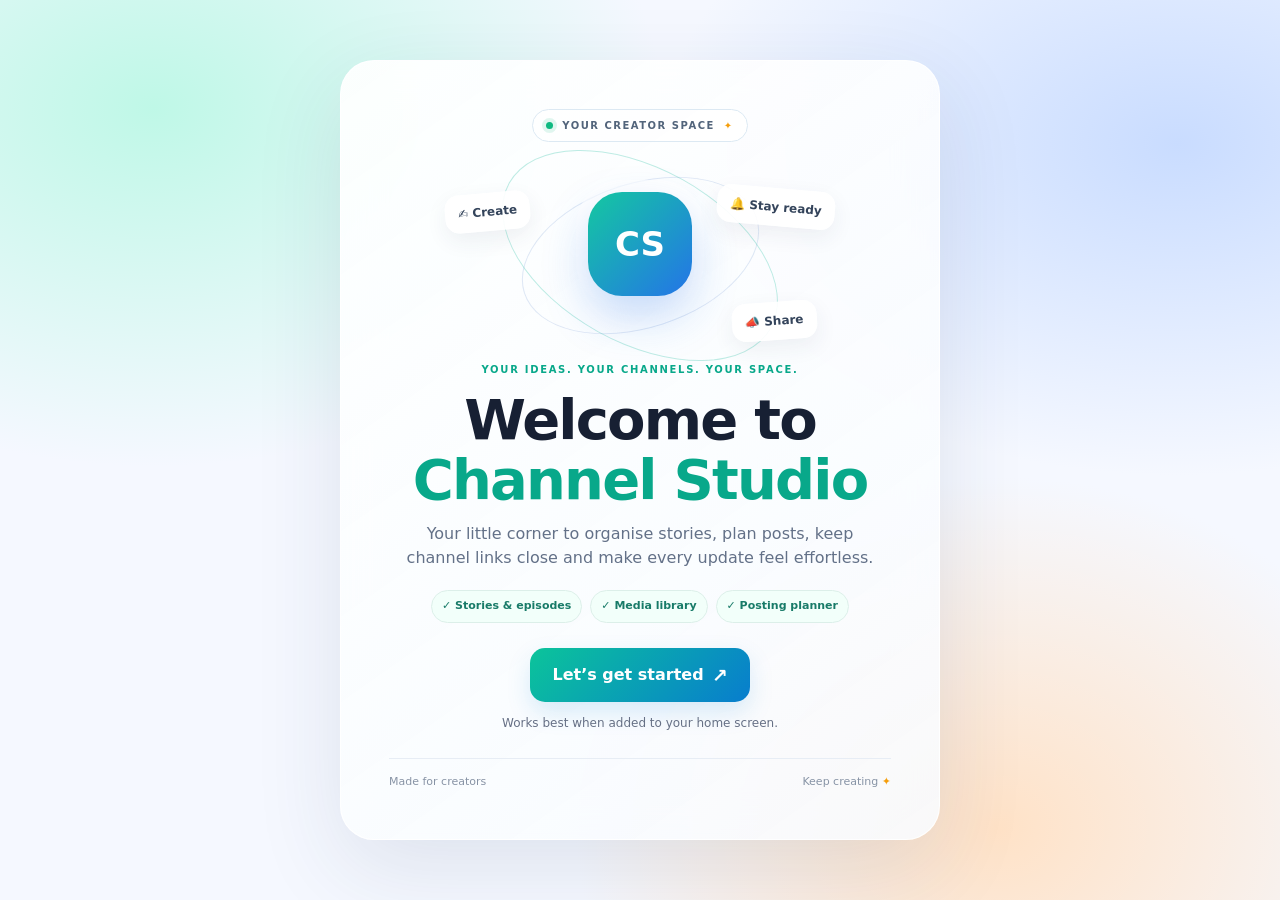
<file: index.html>
<!doctype html>
<html lang="en" data-theme="system">
<head>
  <meta charset="utf-8"><meta name="viewport" content="width=device-width,initial-scale=1">
  <meta name="theme-color" content="#101827"><meta name="description" content="Your personal WhatsApp Channel publishing studio">
  <title>Welcome — Channel Studio</title>
  <link rel="manifest" href="manifest.webmanifest"><link rel="stylesheet" href="css/styles.css"><link rel="stylesheet" href="css/animations.css"><link rel="stylesheet" href="css/themes.css">
</head>
<body class="welcome-page">
  <main class="welcome-shell morph-in">
    <div class="welcome-topline"><span class="live-dot"></span> YOUR CREATOR SPACE <span class="welcome-sparkle">✦</span></div>
    <div class="welcome-art" aria-hidden="true"><div class="welcome-orbit orbit-one"></div><div class="welcome-orbit orbit-two"></div><div class="brand-mark welcome-logo floating">CS</div><span class="art-chip chip-one">✍️ Create</span><span class="art-chip chip-two">🔔 Stay ready</span><span class="art-chip chip-three">📣 Share</span></div>
    <p class="eyebrow welcome-eyebrow">YOUR IDEAS. YOUR CHANNELS. YOUR SPACE.</p>
    <h1>Welcome to<br><span>Channel Studio</span></h1>
    <p class="welcome-copy">Your little corner to organise stories, plan posts, keep channel links close and make every update feel effortless.</p>
    <div class="welcome-benefits"><span>✓ Stories & episodes</span><span>✓ Media library</span><span>✓ Posting planner</span></div>
    <div class="welcome-actions">
      <a class="button primary welcome-cta" href="home.html">Let’s get started <span aria-hidden="true">↗</span></a>
      <button class="button ghost" id="installButton" hidden>＋ Install app</button>
    </div>
    <p class="small muted" id="installHint">Works best when added to your home screen.</p>
    <div class="welcome-bottom"><span>Made for creators</span><span>Keep creating <b>✦</b></span></div>
  </main>
  <script src="js/storage.js"></script><script src="js/themes.js"></script><script src="js/app.js"></script>
</body></html>
</file>
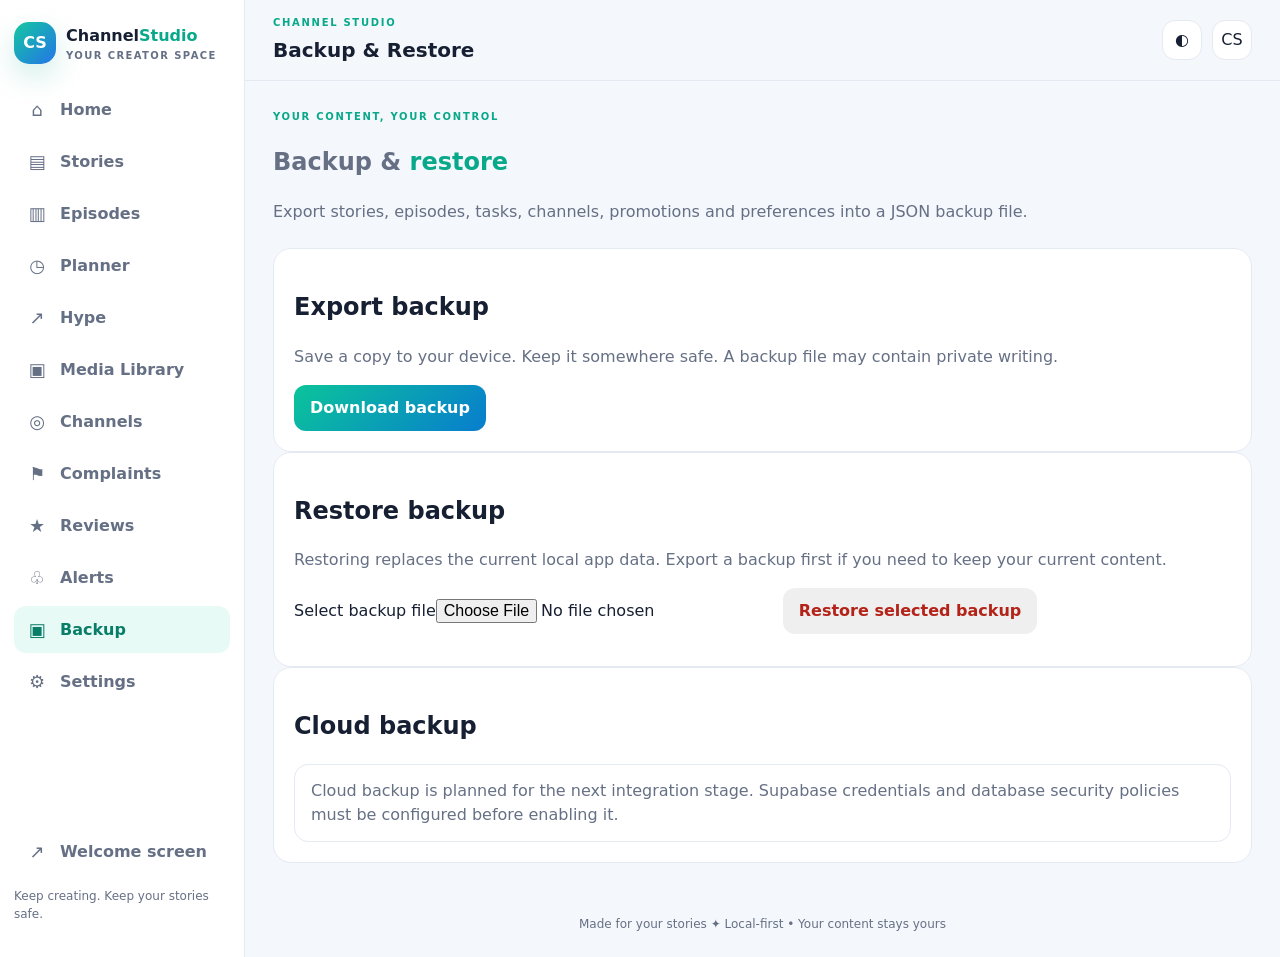
<file: backup.html>
<!doctype html>
<html lang="en" data-theme="system">
<head><meta charset="utf-8"><meta name="viewport" content="width=device-width,initial-scale=1"><meta name="theme-color" content="#101827"><meta name="description" content="Keep a portable copy of your content."><title>Backup & Restore — Channel Studio</title><link rel="manifest" href="manifest.webmanifest"><link rel="stylesheet" href="css/styles.css"><link rel="stylesheet" href="css/animations.css"><link rel="stylesheet" href="css/themes.css"></head>
<body data-page="backup">
<div class="app-layout">
<aside class="sidebar"><a class="brand" href="home.html"><span class="brand-mark small-mark">CS</span><span>Channel<span class="brand-accent">Studio</span><small>YOUR CREATOR SPACE</small></span></a><nav class="main-nav" aria-label="Main navigation"><a class="nav-link " href="home.html"><span>⌂</span><b>Home</b></a>
<a class="nav-link " href="stories.html"><span>▤</span><b>Stories</b></a>
<a class="nav-link " href="episodes.html"><span>▥</span><b>Episodes</b></a>
<a class="nav-link " href="planner.html"><span>◷</span><b>Planner</b></a>
<a class="nav-link " href="hype.html"><span>↗</span><b>Hype</b></a>
<a class="nav-link " href="media.html"><span>▣</span><b>Media Library</b></a>
<a class="nav-link " href="channels.html"><span>◎</span><b>Channels</b></a>
<a class="nav-link" href="complaints.html"><span>⚑</span><b>Complaints</b></a>
<a class="nav-link" href="reviews.html"><span>★</span><b>Reviews</b></a>
<a class="nav-link " href="notifications.html"><span>♧</span><b>Alerts</b></a>
<a class="nav-link active" href="backup.html"><span>▣</span><b>Backup</b></a>
<a class="nav-link " href="settings.html"><span>⚙</span><b>Settings</b></a></nav><div class="sidebar-bottom"><a class="nav-link" href="index.html"><span>↗</span><b>Welcome screen</b></a><p class="small muted">Keep creating. Keep your stories safe.</p></div></aside>
<div class="main-column"><header class="topbar"><button id="menuToggle" class="icon-button mobile-menu" aria-label="Open menu">☰</button><div><p class="eyebrow">CHANNEL STUDIO</p><p class="topbar-title">Backup & Restore</p></div><div class="topbar-actions"><button id="quickTheme" class="icon-button" aria-label="Toggle theme" title="Toggle theme">◐</button><a class="avatar-link" href="settings.html" aria-label="Settings">CS</a></div></header>
<main class="page-content page-enter">
<section class="page-intro"><p class="eyebrow">YOUR CONTENT, YOUR CONTROL</p><h1>Backup & <span>restore</span></h1><p class="muted">Export stories, episodes, tasks, channels, promotions and preferences into a JSON backup file.</p></section>
<section class="panel"><h2>Export backup</h2><p class="muted">Save a copy to your device. Keep it somewhere safe. A backup file may contain private writing.</p><button id="exportBackup" class="button primary">Download backup</button></section>
<section class="panel"><h2>Restore backup</h2><p class="muted">Restoring replaces the current local app data. Export a backup first if you need to keep your current content.</p><label>Select backup file<input id="backupFile" type="file" accept=".json,application/json"></label><button id="restoreBackup" class="button danger">Restore selected backup</button><p id="backupStatus" class="small muted" role="status"></p></section>
<section class="panel"><h2>Cloud backup</h2><div class="notice info">Cloud backup is planned for the next integration stage. Supabase credentials and database security policies must be configured before enabling it.</div></section>
</main><footer class="app-footer">Made for your stories <span>✦</span> <span class="muted">Local-first • Your content stays yours</span></footer></div></div>
<div id="toastRegion" class="toast-region" aria-live="polite" aria-atomic="true"></div>
<script src="js/storage.js"></script><script src="js/themes.js"></script><script src="js/transitions.js"></script><script src="js/effects.js"></script><script src="js/notifications.js"></script><script src="js/app.js"></script>
</body></html>
</file>
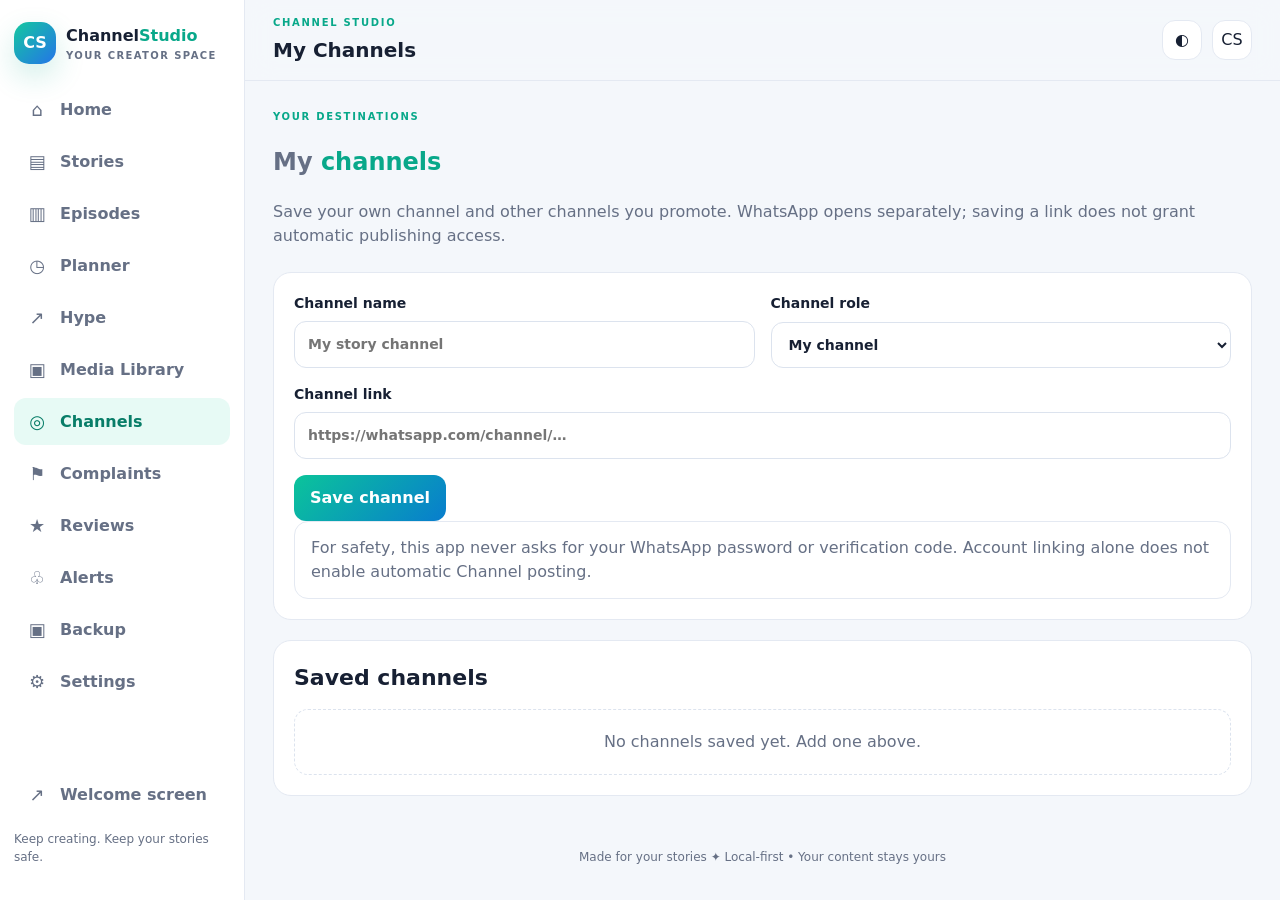
<file: channels.html>
<!doctype html>
<html lang="en" data-theme="system">
<head><meta charset="utf-8"><meta name="viewport" content="width=device-width,initial-scale=1"><meta name="theme-color" content="#101827"><meta name="description" content="Save channel links and open them from your studio."><title>My Channels — Channel Studio</title><link rel="manifest" href="manifest.webmanifest"><link rel="stylesheet" href="css/styles.css"><link rel="stylesheet" href="css/animations.css"><link rel="stylesheet" href="css/themes.css"></head>
<body data-page="channels">
<div class="app-layout">
<aside class="sidebar"><a class="brand" href="home.html"><span class="brand-mark small-mark">CS</span><span>Channel<span class="brand-accent">Studio</span><small>YOUR CREATOR SPACE</small></span></a><nav class="main-nav" aria-label="Main navigation"><a class="nav-link " href="home.html"><span>⌂</span><b>Home</b></a>
<a class="nav-link " href="stories.html"><span>▤</span><b>Stories</b></a>
<a class="nav-link " href="episodes.html"><span>▥</span><b>Episodes</b></a>
<a class="nav-link " href="planner.html"><span>◷</span><b>Planner</b></a>
<a class="nav-link " href="hype.html"><span>↗</span><b>Hype</b></a>
<a class="nav-link " href="media.html"><span>▣</span><b>Media Library</b></a>
<a class="nav-link active" href="channels.html"><span>◎</span><b>Channels</b></a>
<a class="nav-link" href="complaints.html"><span>⚑</span><b>Complaints</b></a>
<a class="nav-link" href="reviews.html"><span>★</span><b>Reviews</b></a>
<a class="nav-link " href="notifications.html"><span>♧</span><b>Alerts</b></a>
<a class="nav-link " href="backup.html"><span>▣</span><b>Backup</b></a>
<a class="nav-link " href="settings.html"><span>⚙</span><b>Settings</b></a></nav><div class="sidebar-bottom"><a class="nav-link" href="index.html"><span>↗</span><b>Welcome screen</b></a><p class="small muted">Keep creating. Keep your stories safe.</p></div></aside>
<div class="main-column"><header class="topbar"><button id="menuToggle" class="icon-button mobile-menu" aria-label="Open menu">☰</button><div><p class="eyebrow">CHANNEL STUDIO</p><p class="topbar-title">My Channels</p></div><div class="topbar-actions"><button id="quickTheme" class="icon-button" aria-label="Toggle theme" title="Toggle theme">◐</button><a class="avatar-link" href="settings.html" aria-label="Settings">CS</a></div></header>
<main class="page-content page-enter">
<section class="page-intro"><p class="eyebrow">YOUR DESTINATIONS</p><h1>My <span>channels</span></h1><p class="muted">Save your own channel and other channels you promote. WhatsApp opens separately; saving a link does not grant automatic publishing access.</p></section>
<section class="panel"><form id="channelForm" class="form-grid"><label>Channel name<input id="channelName" required maxlength="100" placeholder="My story channel"></label><label>Channel role<select id="channelRole"><option value="my">My channel</option><option value="source">Source / partner channel</option><option value="other">Other channel</option></select></label><label class="full">Channel link<input id="channelUrl" type="url" required placeholder="https://whatsapp.com/channel/…"></label><div class="full"><button class="button primary" type="submit">Save channel</button></div></form><div class="notice info">For safety, this app never asks for your WhatsApp password or verification code. Account linking alone does not enable automatic Channel posting.</div></section>
<section class="section-block"><div class="section-heading"><h2>Saved channels</h2></div><div id="channelList" class="channel-grid"></div></section>
</main><footer class="app-footer">Made for your stories <span>✦</span> <span class="muted">Local-first • Your content stays yours</span></footer></div></div>
<div id="toastRegion" class="toast-region" aria-live="polite" aria-atomic="true"></div>
<script src="js/storage.js"></script><script src="js/themes.js"></script><script src="js/transitions.js"></script><script src="js/effects.js"></script><script src="js/notifications.js"></script><script src="js/app.js"></script>
</body></html>
</file>
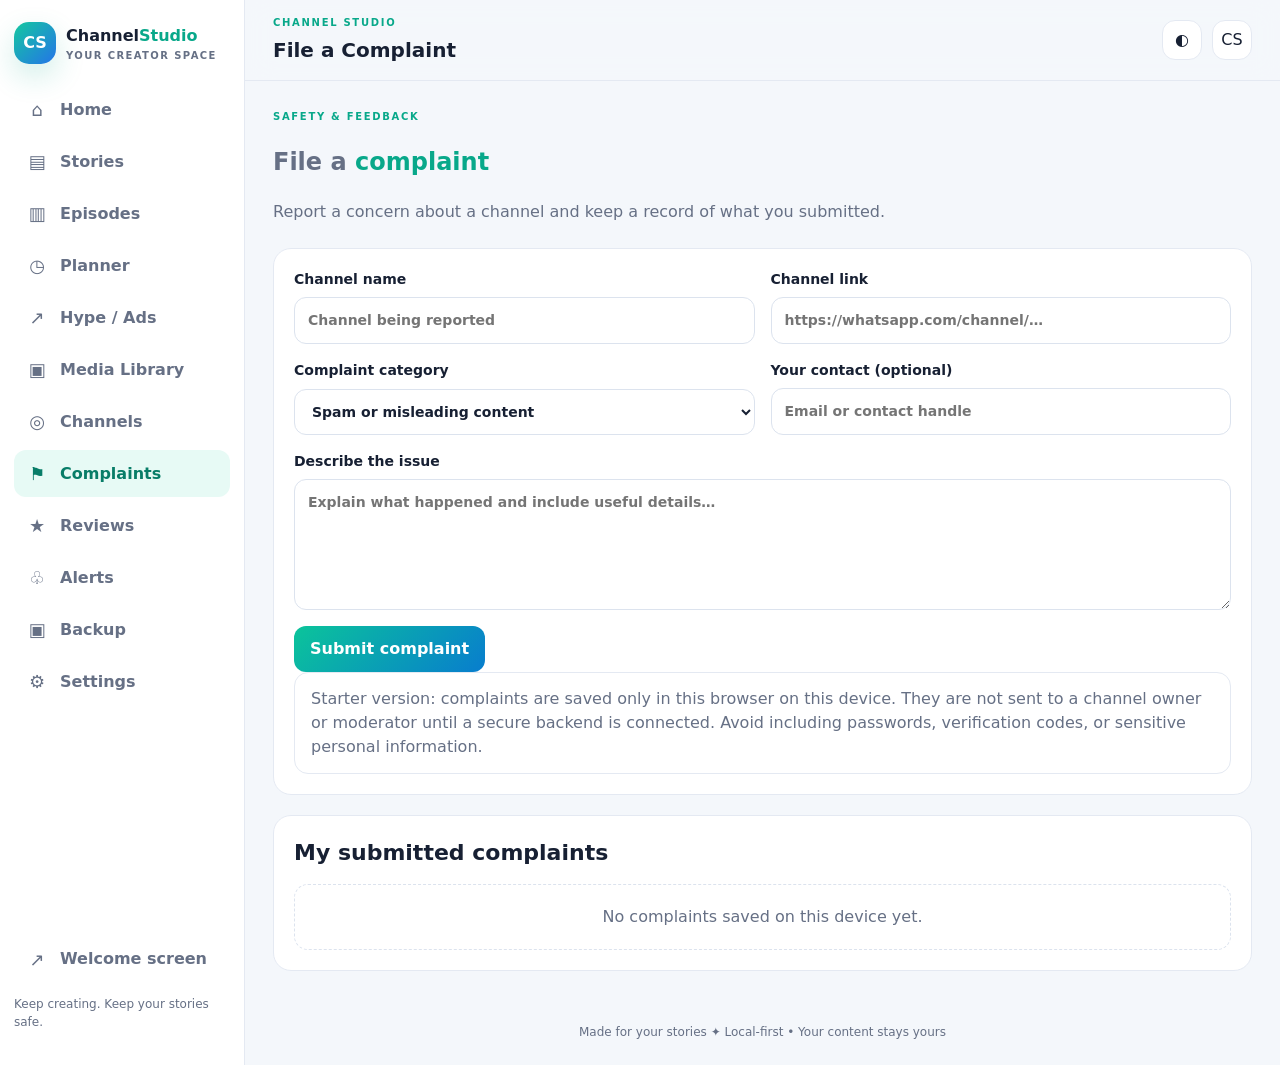
<file: complaints.html>
<!doctype html>
<html lang="en" data-theme="system"><head><meta charset="utf-8"><meta name="viewport" content="width=device-width,initial-scale=1"><meta name="theme-color" content="#101827"><meta name="description" content="Report a concern about a channel and keep a record of what you submitted."><title>File a Complaint — Channel Studio</title><link rel="manifest" href="manifest.webmanifest"><link rel="stylesheet" href="css/styles.css"><link rel="stylesheet" href="css/animations.css"><link rel="stylesheet" href="css/themes.css"></head>
<body data-page="complaints"><div class="app-layout"><aside class="sidebar"><a class="brand" href="home.html"><span class="brand-mark small-mark">CS</span><span>Channel<span class="brand-accent">Studio</span><small>YOUR CREATOR SPACE</small></span></a><nav class="main-nav" aria-label="Main navigation"><a class="nav-link" href="home.html"><span>⌂</span><b>Home</b></a>
<a class="nav-link" href="stories.html"><span>▤</span><b>Stories</b></a>
<a class="nav-link" href="episodes.html"><span>▥</span><b>Episodes</b></a>
<a class="nav-link" href="planner.html"><span>◷</span><b>Planner</b></a>
<a class="nav-link" href="hype.html"><span>↗</span><b>Hype / Ads</b></a>
<a class="nav-link " href="media.html"><span>▣</span><b>Media Library</b></a>
<a class="nav-link" href="channels.html"><span>◎</span><b>Channels</b></a>
<a class="nav-link active" href="complaints.html"><span>⚑</span><b>Complaints</b></a>
<a class="nav-link" href="reviews.html"><span>★</span><b>Reviews</b></a>
<a class="nav-link" href="notifications.html"><span>♧</span><b>Alerts</b></a>
<a class="nav-link" href="backup.html"><span>▣</span><b>Backup</b></a>
<a class="nav-link" href="settings.html"><span>⚙</span><b>Settings</b></a></nav><div class="sidebar-bottom"><a class="nav-link" href="index.html"><span>↗</span><b>Welcome screen</b></a><p class="small muted">Keep creating. Keep your stories safe.</p></div></aside>
<div class="main-column"><header class="topbar"><button id="menuToggle" class="icon-button mobile-menu" aria-label="Open menu">☰</button><div><p class="eyebrow">CHANNEL STUDIO</p><p class="topbar-title">File a Complaint</p></div><div class="topbar-actions"><button id="quickTheme" class="icon-button" aria-label="Toggle theme" title="Toggle theme">◐</button><a class="avatar-link" href="settings.html" aria-label="Settings">CS</a></div></header><main class="page-content page-enter"><section class="page-intro"><p class="eyebrow">SAFETY & FEEDBACK</p><h1>File a <span>complaint</span></h1><p class="muted">Report a concern about a channel and keep a record of what you submitted.</p></section><section class="panel"><form id="complaintForm" class="form-grid"><label>Channel name<input id="complaintChannel" required maxlength="120" placeholder="Channel being reported"></label><label>Channel link<input id="complaintUrl" type="url" placeholder="https://whatsapp.com/channel/…"></label><label>Complaint category<select id="complaintType"><option>Spam or misleading content</option><option>Harassment or abusive content</option><option>Scam or impersonation</option><option>Copyright concern</option><option>Other</option></select></label><label>Your contact (optional)<input id="complaintContact" maxlength="160" placeholder="Email or contact handle"></label><label class="full">Describe the issue<textarea id="complaintDetails" required minlength="10" maxlength="2500" rows="5" placeholder="Explain what happened and include useful details…"></textarea></label><div class="full"><button class="button primary" type="submit">Submit complaint</button></div></form><div class="notice info">Starter version: complaints are saved only in this browser on this device. They are not sent to a channel owner or moderator until a secure backend is connected. Avoid including passwords, verification codes, or sensitive personal information.</div></section><section class="section-block"><div class="section-heading"><h2>My submitted complaints</h2></div><div id="complaintList" class="stack-list"></div></section></main><footer class="app-footer">Made for your stories <span>✦</span> <span class="muted">Local-first • Your content stays yours</span></footer></div></div><div id="toastRegion" class="toast-region" aria-live="polite" aria-atomic="true"></div><script src="js/storage.js"></script><script src="js/themes.js"></script><script src="js/transitions.js"></script><script src="js/effects.js"></script><script src="js/notifications.js"></script><script src="js/app.js"></script><script src="js/feedback.js"></script></body></html>
</file>
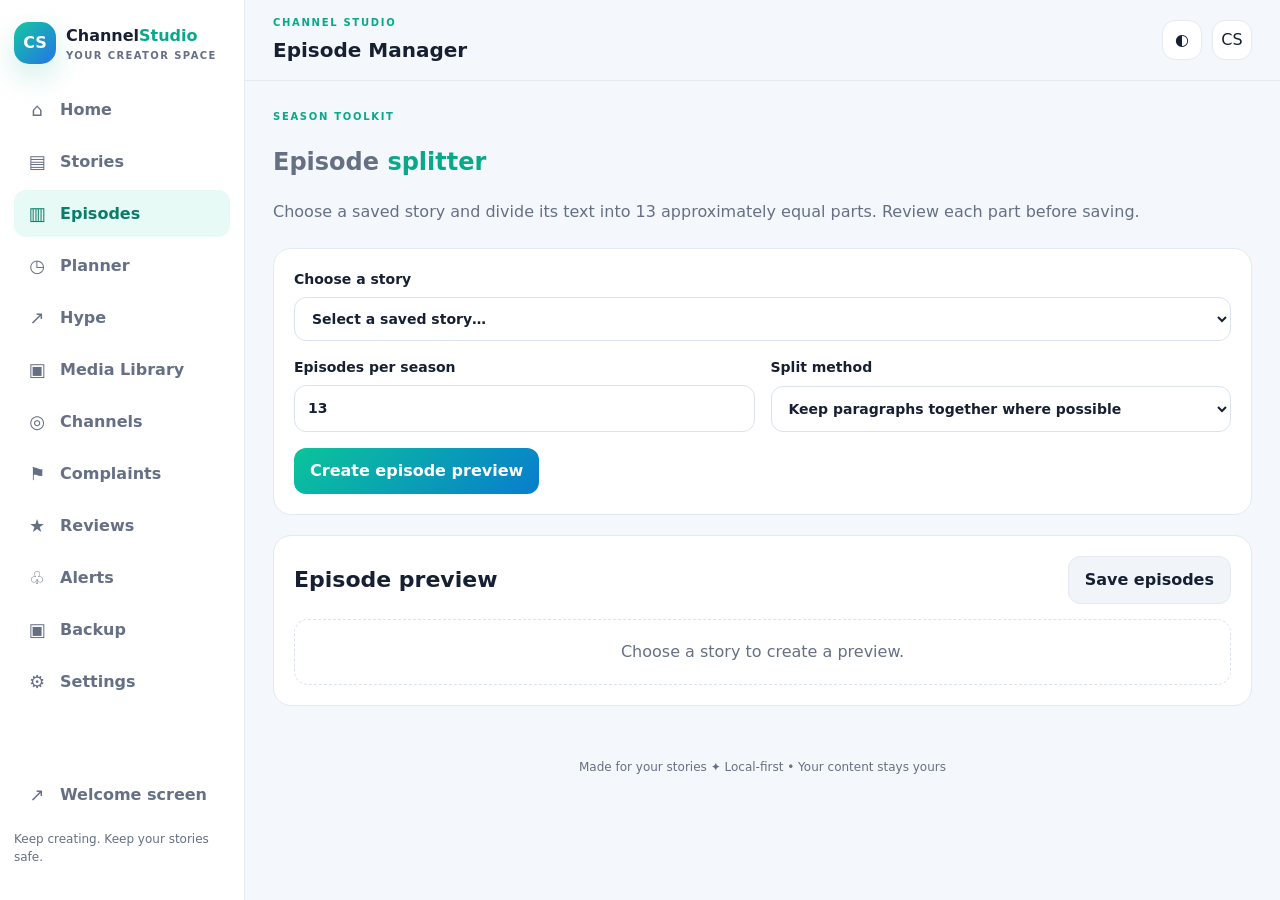
<file: episodes.html>
<!doctype html>
<html lang="en" data-theme="system">
<head><meta charset="utf-8"><meta name="viewport" content="width=device-width,initial-scale=1"><meta name="theme-color" content="#101827"><meta name="description" content="Turn a season into 13 manageable episodes."><title>Episode Manager — Channel Studio</title><link rel="manifest" href="manifest.webmanifest"><link rel="stylesheet" href="css/styles.css"><link rel="stylesheet" href="css/animations.css"><link rel="stylesheet" href="css/themes.css"></head>
<body data-page="episodes">
<div class="app-layout">
<aside class="sidebar"><a class="brand" href="home.html"><span class="brand-mark small-mark">CS</span><span>Channel<span class="brand-accent">Studio</span><small>YOUR CREATOR SPACE</small></span></a><nav class="main-nav" aria-label="Main navigation"><a class="nav-link " href="home.html"><span>⌂</span><b>Home</b></a>
<a class="nav-link " href="stories.html"><span>▤</span><b>Stories</b></a>
<a class="nav-link active" href="episodes.html"><span>▥</span><b>Episodes</b></a>
<a class="nav-link " href="planner.html"><span>◷</span><b>Planner</b></a>
<a class="nav-link " href="hype.html"><span>↗</span><b>Hype</b></a>
<a class="nav-link " href="media.html"><span>▣</span><b>Media Library</b></a>
<a class="nav-link " href="channels.html"><span>◎</span><b>Channels</b></a>
<a class="nav-link" href="complaints.html"><span>⚑</span><b>Complaints</b></a>
<a class="nav-link" href="reviews.html"><span>★</span><b>Reviews</b></a>
<a class="nav-link " href="notifications.html"><span>♧</span><b>Alerts</b></a>
<a class="nav-link " href="backup.html"><span>▣</span><b>Backup</b></a>
<a class="nav-link " href="settings.html"><span>⚙</span><b>Settings</b></a></nav><div class="sidebar-bottom"><a class="nav-link" href="index.html"><span>↗</span><b>Welcome screen</b></a><p class="small muted">Keep creating. Keep your stories safe.</p></div></aside>
<div class="main-column"><header class="topbar"><button id="menuToggle" class="icon-button mobile-menu" aria-label="Open menu">☰</button><div><p class="eyebrow">CHANNEL STUDIO</p><p class="topbar-title">Episode Manager</p></div><div class="topbar-actions"><button id="quickTheme" class="icon-button" aria-label="Toggle theme" title="Toggle theme">◐</button><a class="avatar-link" href="settings.html" aria-label="Settings">CS</a></div></header>
<main class="page-content page-enter">
<section class="page-intro"><p class="eyebrow">SEASON TOOLKIT</p><h1>Episode <span>splitter</span></h1><p class="muted">Choose a saved story and divide its text into 13 approximately equal parts. Review each part before saving.</p></section>
<section class="panel"><form id="splitForm" class="form-grid"><label class="full">Choose a story<select id="splitStory" required><option value="">Select a saved story…</option></select></label><label>Episodes per season<input id="episodeCount" type="number" min="1" max="50" value="13" required></label><label>Split method<select id="splitMethod"><option value="paragraph">Keep paragraphs together where possible</option><option value="equal">Equal character lengths</option></select></label><div class="full"><button class="button primary" type="submit">Create episode preview</button></div></form></section>
<section class="section-block"><div class="section-heading"><h2>Episode preview</h2><button class="button ghost small-button" id="saveEpisodes" disabled>Save episodes</button></div><div id="episodePreview" class="episode-grid"><div class="empty-state">Choose a story to create a preview.</div></div></section>
</main><footer class="app-footer">Made for your stories <span>✦</span> <span class="muted">Local-first • Your content stays yours</span></footer></div></div>
<div id="toastRegion" class="toast-region" aria-live="polite" aria-atomic="true"></div>
<script src="js/storage.js"></script><script src="js/themes.js"></script><script src="js/transitions.js"></script><script src="js/effects.js"></script><script src="js/notifications.js"></script><script src="js/app.js"></script>
</body></html>
</file>
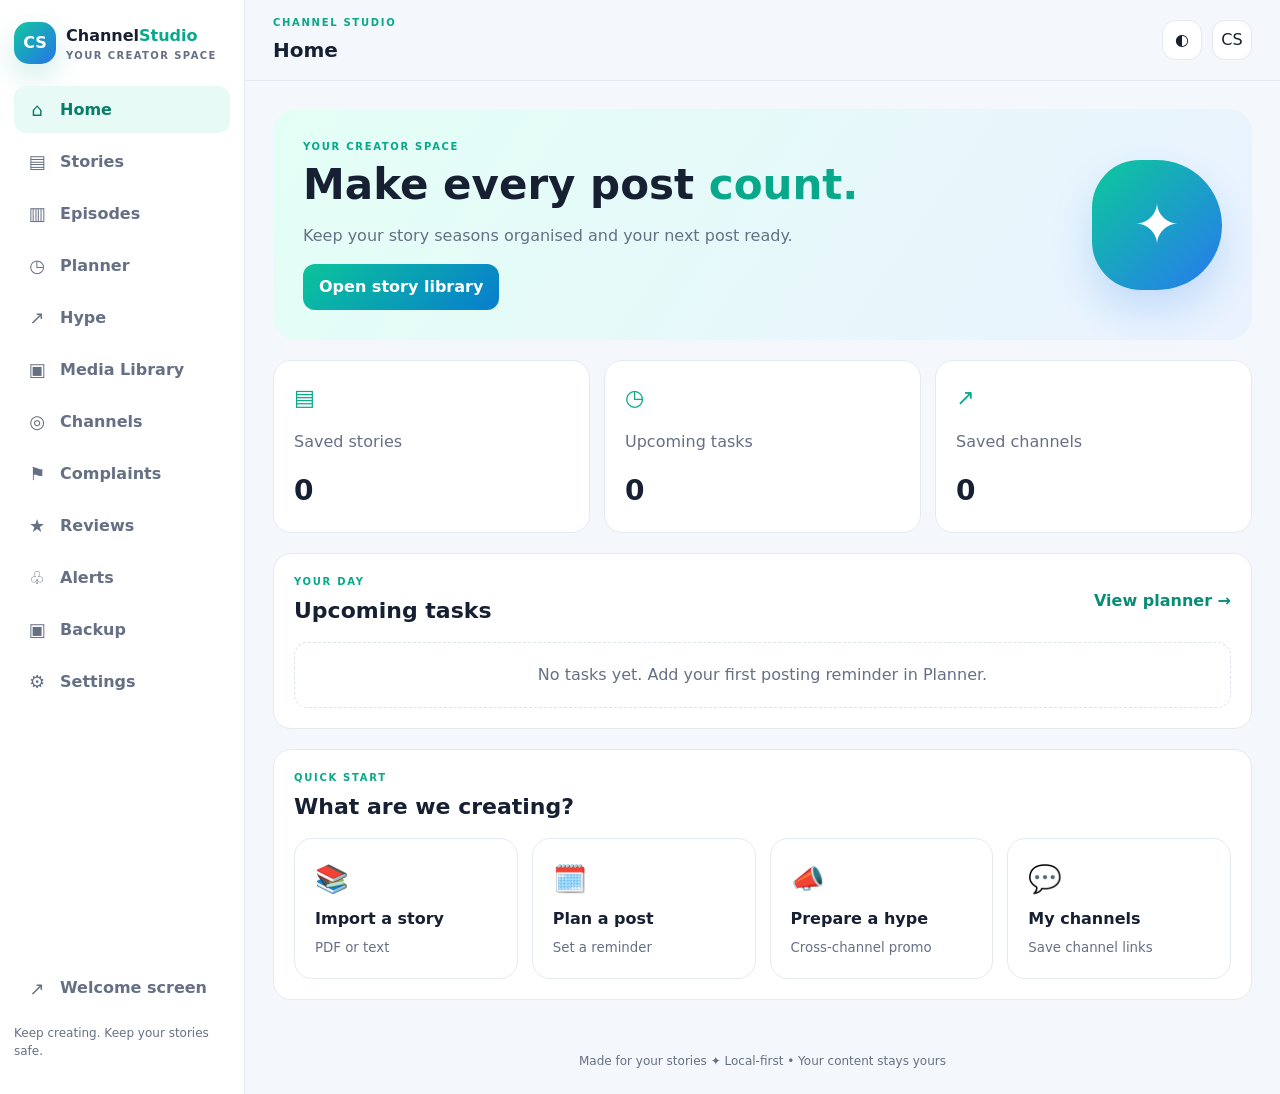
<file: home.html>
<!doctype html>
<html lang="en" data-theme="system">
<head><meta charset="utf-8"><meta name="viewport" content="width=device-width,initial-scale=1"><meta name="theme-color" content="#101827"><meta name="description" content="Your stories, your schedule, your channel."><title>Home — Channel Studio</title><link rel="manifest" href="manifest.webmanifest"><link rel="stylesheet" href="css/styles.css"><link rel="stylesheet" href="css/animations.css"><link rel="stylesheet" href="css/themes.css"></head>
<body data-page="home">
<div class="app-layout">
<aside class="sidebar"><a class="brand" href="home.html"><span class="brand-mark small-mark">CS</span><span>Channel<span class="brand-accent">Studio</span><small>YOUR CREATOR SPACE</small></span></a><nav class="main-nav" aria-label="Main navigation"><a class="nav-link active" href="home.html"><span>⌂</span><b>Home</b></a>
<a class="nav-link " href="stories.html"><span>▤</span><b>Stories</b></a>
<a class="nav-link " href="episodes.html"><span>▥</span><b>Episodes</b></a>
<a class="nav-link " href="planner.html"><span>◷</span><b>Planner</b></a>
<a class="nav-link " href="hype.html"><span>↗</span><b>Hype</b></a>
<a class="nav-link " href="media.html"><span>▣</span><b>Media Library</b></a>
<a class="nav-link " href="channels.html"><span>◎</span><b>Channels</b></a>
<a class="nav-link" href="complaints.html"><span>⚑</span><b>Complaints</b></a>
<a class="nav-link" href="reviews.html"><span>★</span><b>Reviews</b></a>
<a class="nav-link " href="notifications.html"><span>♧</span><b>Alerts</b></a>
<a class="nav-link " href="backup.html"><span>▣</span><b>Backup</b></a>
<a class="nav-link " href="settings.html"><span>⚙</span><b>Settings</b></a></nav><div class="sidebar-bottom"><a class="nav-link" href="index.html"><span>↗</span><b>Welcome screen</b></a><p class="small muted">Keep creating. Keep your stories safe.</p></div></aside>
<div class="main-column"><header class="topbar"><button id="menuToggle" class="icon-button mobile-menu" aria-label="Open menu">☰</button><div><p class="eyebrow">CHANNEL STUDIO</p><p class="topbar-title">Home</p></div><div class="topbar-actions"><button id="quickTheme" class="icon-button" aria-label="Toggle theme" title="Toggle theme">◐</button><a class="avatar-link" href="settings.html" aria-label="Settings">CS</a></div></header>
<main class="page-content page-enter">
<section class="hero-card tilt-card"><div><p class="eyebrow">YOUR CREATOR SPACE</p><h1>Make every post <span>count.</span></h1><p class="muted">Keep your story seasons organised and your next post ready.</p><a class="button primary" href="stories.html">Open story library</a></div><div class="hero-orb" aria-hidden="true"><span>✦</span></div></section>
<section class="stats-grid"><article class="stat-card tilt-card"><span class="stat-icon">▤</span><p class="muted">Saved stories</p><strong id="storyCount">0</strong></article><article class="stat-card tilt-card"><span class="stat-icon">◷</span><p class="muted">Upcoming tasks</p><strong id="taskCount">0</strong></article><article class="stat-card tilt-card"><span class="stat-icon">↗</span><p class="muted">Saved channels</p><strong id="channelCount">0</strong></article></section>
<section class="section-block"><div class="section-heading"><div><p class="eyebrow">YOUR DAY</p><h2>Upcoming tasks</h2></div><a class="text-link" href="planner.html">View planner →</a></div><div id="homeTasks" class="stack-list"><div class="empty-state">No tasks yet. Add your first posting reminder in Planner.</div></div></section>
<section class="section-block"><div class="section-heading"><div><p class="eyebrow">QUICK START</p><h2>What are we creating?</h2></div></div><div class="quick-grid"><a class="quick-card" href="stories.html"><span>📚</span><b>Import a story</b><small>PDF or text</small></a><a class="quick-card" href="planner.html"><span>🗓️</span><b>Plan a post</b><small>Set a reminder</small></a><a class="quick-card" href="hype.html"><span>📣</span><b>Prepare a hype</b><small>Cross-channel promo</small></a><a class="quick-card" href="channels.html"><span>💬</span><b>My channels</b><small>Save channel links</small></a></div></section>
</main><footer class="app-footer">Made for your stories <span>✦</span> <span class="muted">Local-first • Your content stays yours</span></footer></div></div>
<div id="toastRegion" class="toast-region" aria-live="polite" aria-atomic="true"></div>
<script src="js/storage.js"></script><script src="js/themes.js"></script><script src="js/transitions.js"></script><script src="js/effects.js"></script><script src="js/notifications.js"></script><script src="js/app.js"></script>
</body></html>
</file>
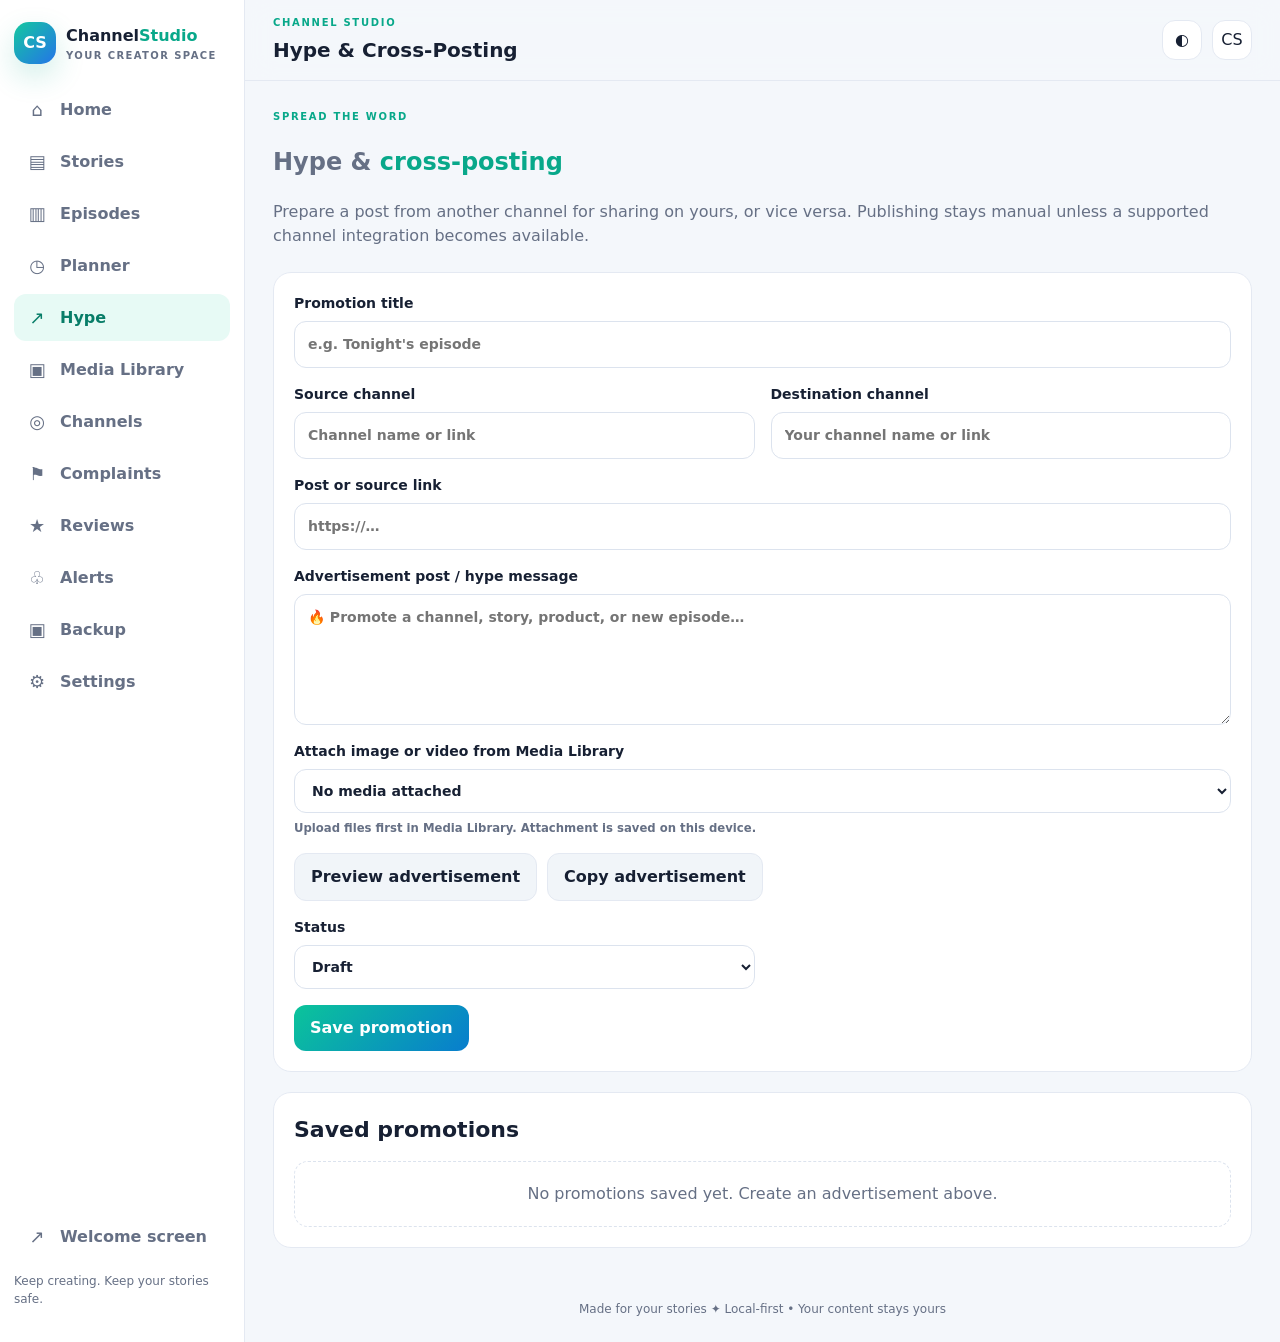
<file: hype.html>
<!doctype html>
<html lang="en" data-theme="system">
<head><meta charset="utf-8"><meta name="viewport" content="width=device-width,initial-scale=1"><meta name="theme-color" content="#101827"><meta name="description" content="Prepare promotions and track where you plan to share them."><title>Hype & Cross-Posting — Channel Studio</title><link rel="manifest" href="manifest.webmanifest"><link rel="stylesheet" href="css/styles.css"><link rel="stylesheet" href="css/animations.css"><link rel="stylesheet" href="css/themes.css"></head>
<body data-page="hype">
<div class="app-layout">
<aside class="sidebar"><a class="brand" href="home.html"><span class="brand-mark small-mark">CS</span><span>Channel<span class="brand-accent">Studio</span><small>YOUR CREATOR SPACE</small></span></a><nav class="main-nav" aria-label="Main navigation"><a class="nav-link " href="home.html"><span>⌂</span><b>Home</b></a>
<a class="nav-link " href="stories.html"><span>▤</span><b>Stories</b></a>
<a class="nav-link " href="episodes.html"><span>▥</span><b>Episodes</b></a>
<a class="nav-link " href="planner.html"><span>◷</span><b>Planner</b></a>
<a class="nav-link active" href="hype.html"><span>↗</span><b>Hype</b></a>
<a class="nav-link " href="media.html"><span>▣</span><b>Media Library</b></a>
<a class="nav-link " href="channels.html"><span>◎</span><b>Channels</b></a>
<a class="nav-link" href="complaints.html"><span>⚑</span><b>Complaints</b></a>
<a class="nav-link" href="reviews.html"><span>★</span><b>Reviews</b></a>
<a class="nav-link " href="notifications.html"><span>♧</span><b>Alerts</b></a>
<a class="nav-link " href="backup.html"><span>▣</span><b>Backup</b></a>
<a class="nav-link " href="settings.html"><span>⚙</span><b>Settings</b></a></nav><div class="sidebar-bottom"><a class="nav-link" href="index.html"><span>↗</span><b>Welcome screen</b></a><p class="small muted">Keep creating. Keep your stories safe.</p></div></aside>
<div class="main-column"><header class="topbar"><button id="menuToggle" class="icon-button mobile-menu" aria-label="Open menu">☰</button><div><p class="eyebrow">CHANNEL STUDIO</p><p class="topbar-title">Hype & Cross-Posting</p></div><div class="topbar-actions"><button id="quickTheme" class="icon-button" aria-label="Toggle theme" title="Toggle theme">◐</button><a class="avatar-link" href="settings.html" aria-label="Settings">CS</a></div></header>
<main class="page-content page-enter">
<section class="page-intro"><p class="eyebrow">SPREAD THE WORD</p><h1>Hype & <span>cross-posting</span></h1><p class="muted">Prepare a post from another channel for sharing on yours, or vice versa. Publishing stays manual unless a supported channel integration becomes available.</p></section>
<section class="panel"><form id="hypeForm" class="form-grid"><label class="full">Promotion title<input id="hypeTitle" required maxlength="120" placeholder="e.g. Tonight's episode"></label><label>Source channel<input id="hypeSource" placeholder="Channel name or link"></label><label>Destination channel<input id="hypeDestination" placeholder="Your channel name or link"></label><label class="full">Post or source link<input id="hypeLink" type="url" placeholder="https://…"></label><label class="full">Advertisement post / hype message<textarea id="hypeCaption" rows="5" maxlength="3000" placeholder="🔥 Promote a channel, story, product, or new episode…"></textarea></label>
<label class="full">Attach image or video from Media Library<select id="hypeMediaSelect"><option value="">No media attached</option></select><small class="muted">Upload files first in Media Library. Attachment is saved on this device.</small></label><div class="full" id="hypeMediaPreview" hidden></div><div class="full row-wrap"><button class="button ghost" type="button" id="previewAd">Preview advertisement</button><button class="button ghost" type="button" id="copyAd">Copy advertisement</button></div><div class="full panel" id="adPreview" hidden><p class="eyebrow">ADVERTISEMENT PREVIEW</p><h3 id="adPreviewTitle">Your promotion</h3><p id="adPreviewCaption" class="muted"></p><p id="adPreviewLink" class="small"></p></div><label>Status<select id="hypeStatus"><option value="draft">Draft</option><option value="ready">Ready to post</option><option value="posted">Posted manually</option></select></label><div class="full"><button class="button primary" type="submit">Save promotion</button></div></form></section>
<section class="section-block"><div class="section-heading"><h2>Saved promotions</h2></div><div id="hypeList" class="stack-list"></div></section>
</main><footer class="app-footer">Made for your stories <span>✦</span> <span class="muted">Local-first • Your content stays yours</span></footer></div></div>
<div id="toastRegion" class="toast-region" aria-live="polite" aria-atomic="true"></div>
<script src="js/storage.js"></script><script src="js/themes.js"></script><script src="js/transitions.js"></script><script src="js/effects.js"></script><script src="js/notifications.js"></script><script src="js/app.js"></script><script src="js/media-attach.js"></script>
</body></html>
</file>
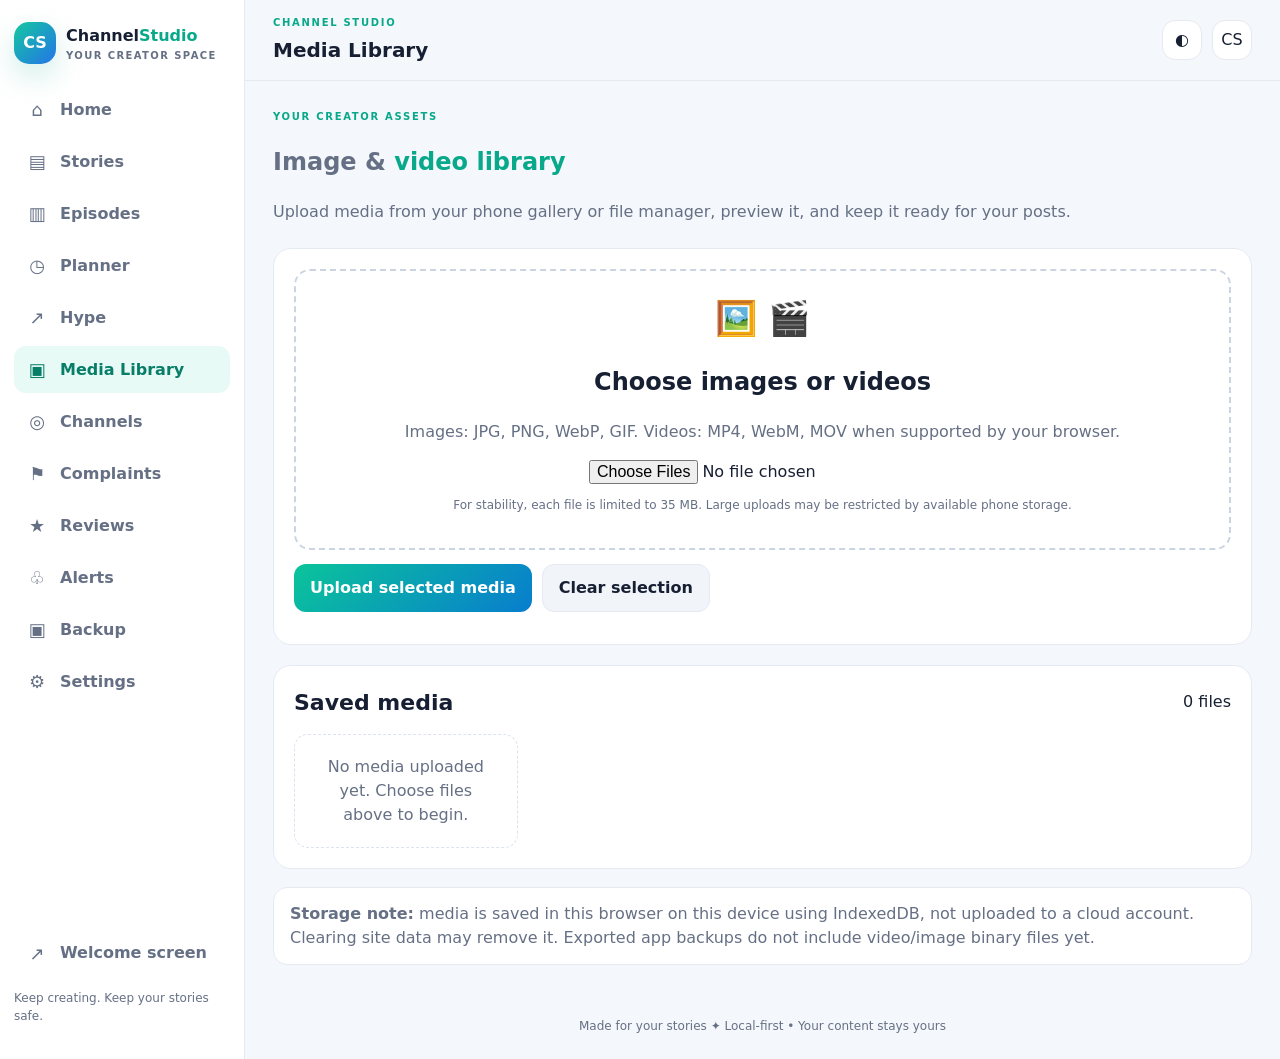
<file: media.html>
<!doctype html>
<html lang="en" data-theme="system">
<head><meta charset="utf-8"><meta name="viewport" content="width=device-width,initial-scale=1"><meta name="theme-color" content="#101827"><meta name="description" content="Upload and manage images and videos for channel posts."><title>Media Library — Channel Studio</title><link rel="manifest" href="manifest.webmanifest"><link rel="stylesheet" href="css/styles.css"><link rel="stylesheet" href="css/animations.css"><link rel="stylesheet" href="css/themes.css"><style>.media-grid{display:grid;grid-template-columns:repeat(auto-fill,minmax(210px,1fr));gap:14px}.media-card{min-width:0;border:1px solid var(--line,#e4e9f2);border-radius:16px;padding:12px;background:var(--panel,#fff);overflow:hidden}.media-preview{display:block;width:100%;height:170px;object-fit:contain;background:var(--bg,#f4f7fb);border-radius:10px}.media-name{font-weight:750;overflow-wrap:anywhere;margin:10px 0 3px}.upload-drop{border:2px dashed var(--line,#cbd5e1);border-radius:16px;padding:22px;text-align:center}.media-card .item-actions{justify-content:space-between}.file-note{font-size:12px;color:var(--muted,#667085)}</style></head>
<body data-page="media"><div class="app-layout"><aside class="sidebar"><a class="brand" href="home.html"><span class="brand-mark small-mark">CS</span><span>Channel<span class="brand-accent">Studio</span><small>YOUR CREATOR SPACE</small></span></a><nav class="main-nav" aria-label="Main navigation"><a class="nav-link " href="home.html"><span>⌂</span><b>Home</b></a>
<a class="nav-link " href="stories.html"><span>▤</span><b>Stories</b></a>
<a class="nav-link " href="episodes.html"><span>▥</span><b>Episodes</b></a>
<a class="nav-link " href="planner.html"><span>◷</span><b>Planner</b></a>
<a class="nav-link " href="hype.html"><span>↗</span><b>Hype</b></a>
<a class="nav-link " href="media.html"><span>▣</span><b>Media Library</b></a>
<a class="nav-link " href="channels.html"><span>◎</span><b>Channels</b></a>
<a class="nav-link" href="complaints.html"><span>⚑</span><b>Complaints</b></a>
<a class="nav-link" href="reviews.html"><span>★</span><b>Reviews</b></a>
<a class="nav-link " href="notifications.html"><span>♧</span><b>Alerts</b></a>
<a class="nav-link " href="backup.html"><span>▣</span><b>Backup</b></a>
<a class="nav-link " href="settings.html"><span>⚙</span><b>Settings</b></a></nav><div class="sidebar-bottom"><a class="nav-link" href="index.html"><span>↗</span><b>Welcome screen</b></a><p class="small muted">Keep creating. Keep your stories safe.</p></div></aside>
<div class="main-column"><header class="topbar"><button id="menuToggle" class="icon-button mobile-menu" aria-label="Open menu">☰</button><div><p class="eyebrow">CHANNEL STUDIO</p><p class="topbar-title">Media Library</p></div><div class="topbar-actions"><button id="quickTheme" class="icon-button" aria-label="Toggle theme" title="Toggle theme">◐</button><a class="avatar-link" href="settings.html" aria-label="Settings">CS</a></div></header><main class="page-content page-enter"><section class="page-intro"><p class="eyebrow">YOUR CREATOR ASSETS</p><h1>Image & <span>video library</span></h1><p class="muted">Upload media from your phone gallery or file manager, preview it, and keep it ready for your posts.</p></section>
<section class="panel"><form id="mediaUploadForm"><div class="upload-drop"><p style="font-size:34px;margin:0">🖼️ 🎬</p><h2>Choose images or videos</h2><p class="muted">Images: JPG, PNG, WebP, GIF. Videos: MP4, WebM, MOV when supported by your browser.</p><input id="mediaFiles" type="file" accept="image/*,video/*" multiple required><p class="file-note">For stability, each file is limited to 35 MB. Large uploads may be restricted by available phone storage.</p></div><div class="row-wrap" style="margin-top:14px"><button class="button primary" type="submit">Upload selected media</button><button class="button ghost" type="button" id="clearMediaSelection">Clear selection</button></div><p id="mediaStatus" class="small muted" role="status"></p></form></section>
<section class="section-block"><div class="section-heading"><h2>Saved media</h2><span id="mediaCount" class="pill">0 files</span></div><div id="mediaGrid" class="media-grid"><div class="empty-state">No media uploaded yet.</div></div></section><section class="notice info" style="margin-top:18px"><p><strong>Storage note:</strong> media is saved in this browser on this device using IndexedDB, not uploaded to a cloud account. Clearing site data may remove it. Exported app backups do not include video/image binary files yet.</p></section></main><footer class="app-footer">Made for your stories <span>✦</span> <span class="muted">Local-first • Your content stays yours</span></footer></div></div><div id="toastRegion" class="toast-region" aria-live="polite" aria-atomic="true"></div>
<script src="js/storage.js"></script><script src="js/themes.js"></script><script src="js/transitions.js"></script><script src="js/effects.js"></script><script src="js/notifications.js"></script><script src="js/app.js"></script><script src="js/media.js"></script></body></html>
</file>
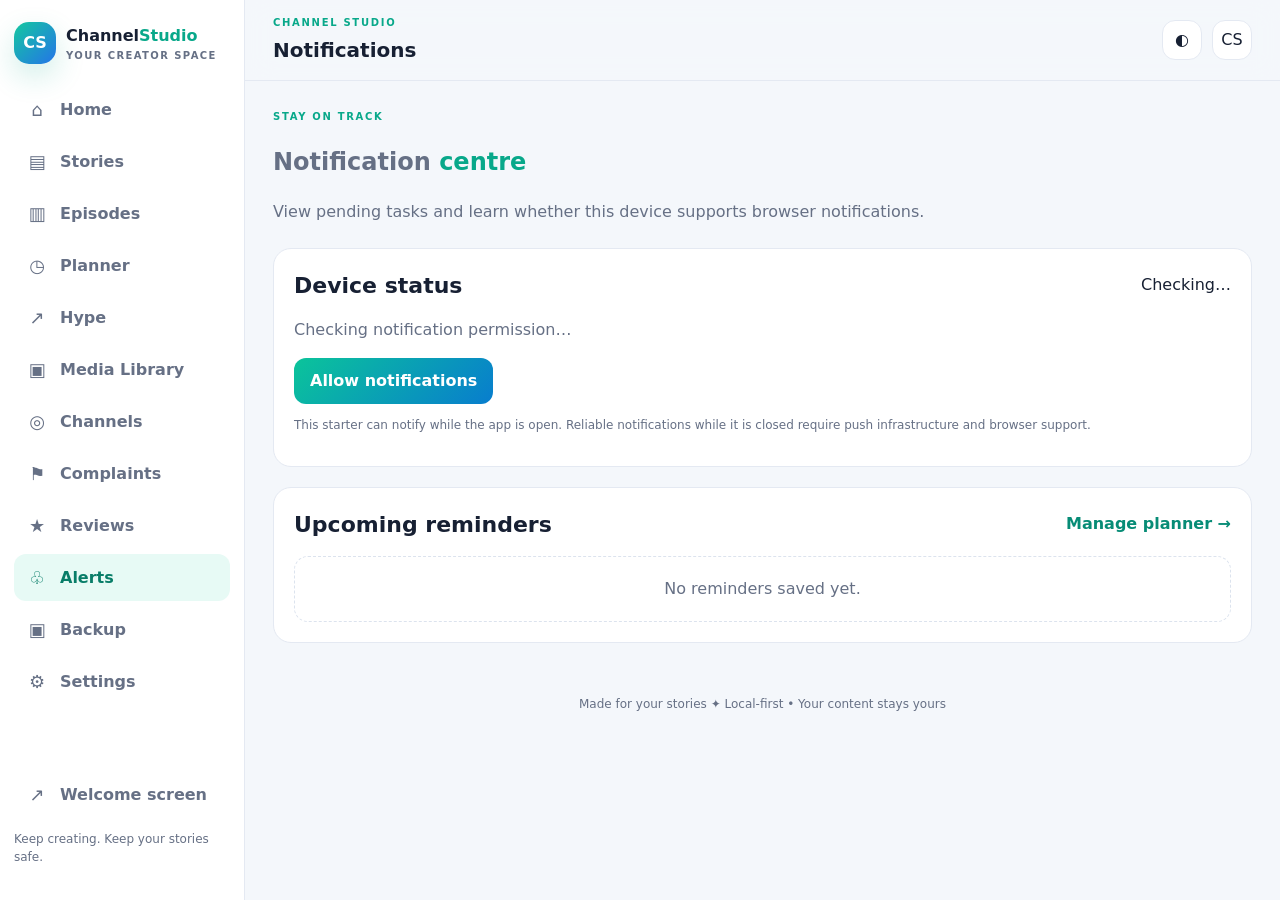
<file: notifications.html>
<!doctype html>
<html lang="en" data-theme="system">
<head><meta charset="utf-8"><meta name="viewport" content="width=device-width,initial-scale=1"><meta name="theme-color" content="#101827"><meta name="description" content="Review reminders and notification settings."><title>Notifications — Channel Studio</title><link rel="manifest" href="manifest.webmanifest"><link rel="stylesheet" href="css/styles.css"><link rel="stylesheet" href="css/animations.css"><link rel="stylesheet" href="css/themes.css"></head>
<body data-page="notifications">
<div class="app-layout">
<aside class="sidebar"><a class="brand" href="home.html"><span class="brand-mark small-mark">CS</span><span>Channel<span class="brand-accent">Studio</span><small>YOUR CREATOR SPACE</small></span></a><nav class="main-nav" aria-label="Main navigation"><a class="nav-link " href="home.html"><span>⌂</span><b>Home</b></a>
<a class="nav-link " href="stories.html"><span>▤</span><b>Stories</b></a>
<a class="nav-link " href="episodes.html"><span>▥</span><b>Episodes</b></a>
<a class="nav-link " href="planner.html"><span>◷</span><b>Planner</b></a>
<a class="nav-link " href="hype.html"><span>↗</span><b>Hype</b></a>
<a class="nav-link " href="media.html"><span>▣</span><b>Media Library</b></a>
<a class="nav-link " href="channels.html"><span>◎</span><b>Channels</b></a>
<a class="nav-link" href="complaints.html"><span>⚑</span><b>Complaints</b></a>
<a class="nav-link" href="reviews.html"><span>★</span><b>Reviews</b></a>
<a class="nav-link active" href="notifications.html"><span>♧</span><b>Alerts</b></a>
<a class="nav-link " href="backup.html"><span>▣</span><b>Backup</b></a>
<a class="nav-link " href="settings.html"><span>⚙</span><b>Settings</b></a></nav><div class="sidebar-bottom"><a class="nav-link" href="index.html"><span>↗</span><b>Welcome screen</b></a><p class="small muted">Keep creating. Keep your stories safe.</p></div></aside>
<div class="main-column"><header class="topbar"><button id="menuToggle" class="icon-button mobile-menu" aria-label="Open menu">☰</button><div><p class="eyebrow">CHANNEL STUDIO</p><p class="topbar-title">Notifications</p></div><div class="topbar-actions"><button id="quickTheme" class="icon-button" aria-label="Toggle theme" title="Toggle theme">◐</button><a class="avatar-link" href="settings.html" aria-label="Settings">CS</a></div></header>
<main class="page-content page-enter">
<section class="page-intro"><p class="eyebrow">STAY ON TRACK</p><h1>Notification <span>centre</span></h1><p class="muted">View pending tasks and learn whether this device supports browser notifications.</p></section>
<section class="panel"><div class="section-heading"><h2>Device status</h2><span id="permissionBadge" class="pill">Checking…</span></div><p id="notificationDetails" class="muted">Checking notification permission…</p><button id="requestPermission" class="button primary">Allow notifications</button><p class="small muted">This starter can notify while the app is open. Reliable notifications while it is closed require push infrastructure and browser support.</p></section>
<section class="section-block"><div class="section-heading"><h2>Upcoming reminders</h2><a class="text-link" href="planner.html">Manage planner →</a></div><div id="notificationTasks" class="stack-list"></div></section>
</main><footer class="app-footer">Made for your stories <span>✦</span> <span class="muted">Local-first • Your content stays yours</span></footer></div></div>
<div id="toastRegion" class="toast-region" aria-live="polite" aria-atomic="true"></div>
<script src="js/storage.js"></script><script src="js/themes.js"></script><script src="js/transitions.js"></script><script src="js/effects.js"></script><script src="js/notifications.js"></script><script src="js/app.js"></script>
</body></html>
</file>
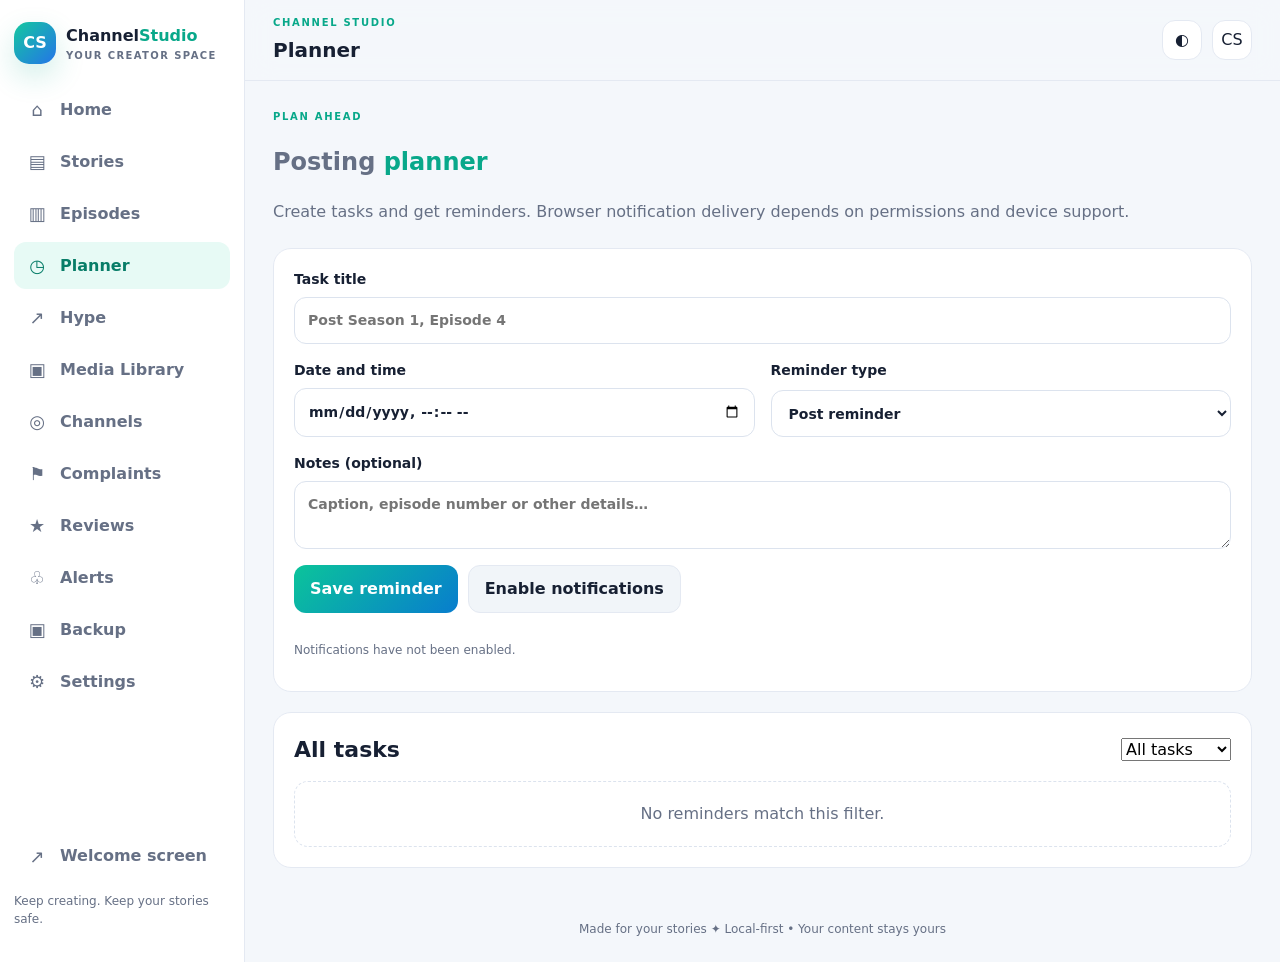
<file: planner.html>
<!doctype html>
<html lang="en" data-theme="system">
<head><meta charset="utf-8"><meta name="viewport" content="width=device-width,initial-scale=1"><meta name="theme-color" content="#101827"><meta name="description" content="Schedule reminders for your publishing routine."><title>Planner — Channel Studio</title><link rel="manifest" href="manifest.webmanifest"><link rel="stylesheet" href="css/styles.css"><link rel="stylesheet" href="css/animations.css"><link rel="stylesheet" href="css/themes.css"></head>
<body data-page="planner">
<div class="app-layout">
<aside class="sidebar"><a class="brand" href="home.html"><span class="brand-mark small-mark">CS</span><span>Channel<span class="brand-accent">Studio</span><small>YOUR CREATOR SPACE</small></span></a><nav class="main-nav" aria-label="Main navigation"><a class="nav-link " href="home.html"><span>⌂</span><b>Home</b></a>
<a class="nav-link " href="stories.html"><span>▤</span><b>Stories</b></a>
<a class="nav-link " href="episodes.html"><span>▥</span><b>Episodes</b></a>
<a class="nav-link active" href="planner.html"><span>◷</span><b>Planner</b></a>
<a class="nav-link " href="hype.html"><span>↗</span><b>Hype</b></a>
<a class="nav-link " href="media.html"><span>▣</span><b>Media Library</b></a>
<a class="nav-link " href="channels.html"><span>◎</span><b>Channels</b></a>
<a class="nav-link" href="complaints.html"><span>⚑</span><b>Complaints</b></a>
<a class="nav-link" href="reviews.html"><span>★</span><b>Reviews</b></a>
<a class="nav-link " href="notifications.html"><span>♧</span><b>Alerts</b></a>
<a class="nav-link " href="backup.html"><span>▣</span><b>Backup</b></a>
<a class="nav-link " href="settings.html"><span>⚙</span><b>Settings</b></a></nav><div class="sidebar-bottom"><a class="nav-link" href="index.html"><span>↗</span><b>Welcome screen</b></a><p class="small muted">Keep creating. Keep your stories safe.</p></div></aside>
<div class="main-column"><header class="topbar"><button id="menuToggle" class="icon-button mobile-menu" aria-label="Open menu">☰</button><div><p class="eyebrow">CHANNEL STUDIO</p><p class="topbar-title">Planner</p></div><div class="topbar-actions"><button id="quickTheme" class="icon-button" aria-label="Toggle theme" title="Toggle theme">◐</button><a class="avatar-link" href="settings.html" aria-label="Settings">CS</a></div></header>
<main class="page-content page-enter">
<section class="page-intro"><p class="eyebrow">PLAN AHEAD</p><h1>Posting <span>planner</span></h1><p class="muted">Create tasks and get reminders. Browser notification delivery depends on permissions and device support.</p></section>
<section class="panel"><form id="taskForm" class="form-grid"><label class="full">Task title<input id="taskTitle" required maxlength="160" placeholder="Post Season 1, Episode 4"></label><label>Date and time<input id="taskDate" type="datetime-local" required></label><label>Reminder type<select id="taskType"><option value="post">Post reminder</option><option value="hype">Hype reminder</option><option value="backup">Backup reminder</option><option value="other">Other task</option></select></label><label class="full">Notes (optional)<textarea id="taskNotes" rows="2" placeholder="Caption, episode number or other details…"></textarea></label><div class="full row-wrap"><button class="button primary" type="submit">Save reminder</button><button class="button ghost" type="button" id="enableNotifications">Enable notifications</button></div><p class="small muted full" id="notificationStatus">Notifications have not been enabled.</p></form></section>
<section class="section-block"><div class="section-heading"><h2>All tasks</h2><select id="taskFilter" class="compact-select"><option value="all">All tasks</option><option value="pending">Pending</option><option value="done">Completed</option></select></div><div id="taskList" class="stack-list"></div></section>
</main><footer class="app-footer">Made for your stories <span>✦</span> <span class="muted">Local-first • Your content stays yours</span></footer></div></div>
<div id="toastRegion" class="toast-region" aria-live="polite" aria-atomic="true"></div>
<script src="js/storage.js"></script><script src="js/themes.js"></script><script src="js/transitions.js"></script><script src="js/effects.js"></script><script src="js/notifications.js"></script><script src="js/app.js"></script>
</body></html>
</file>
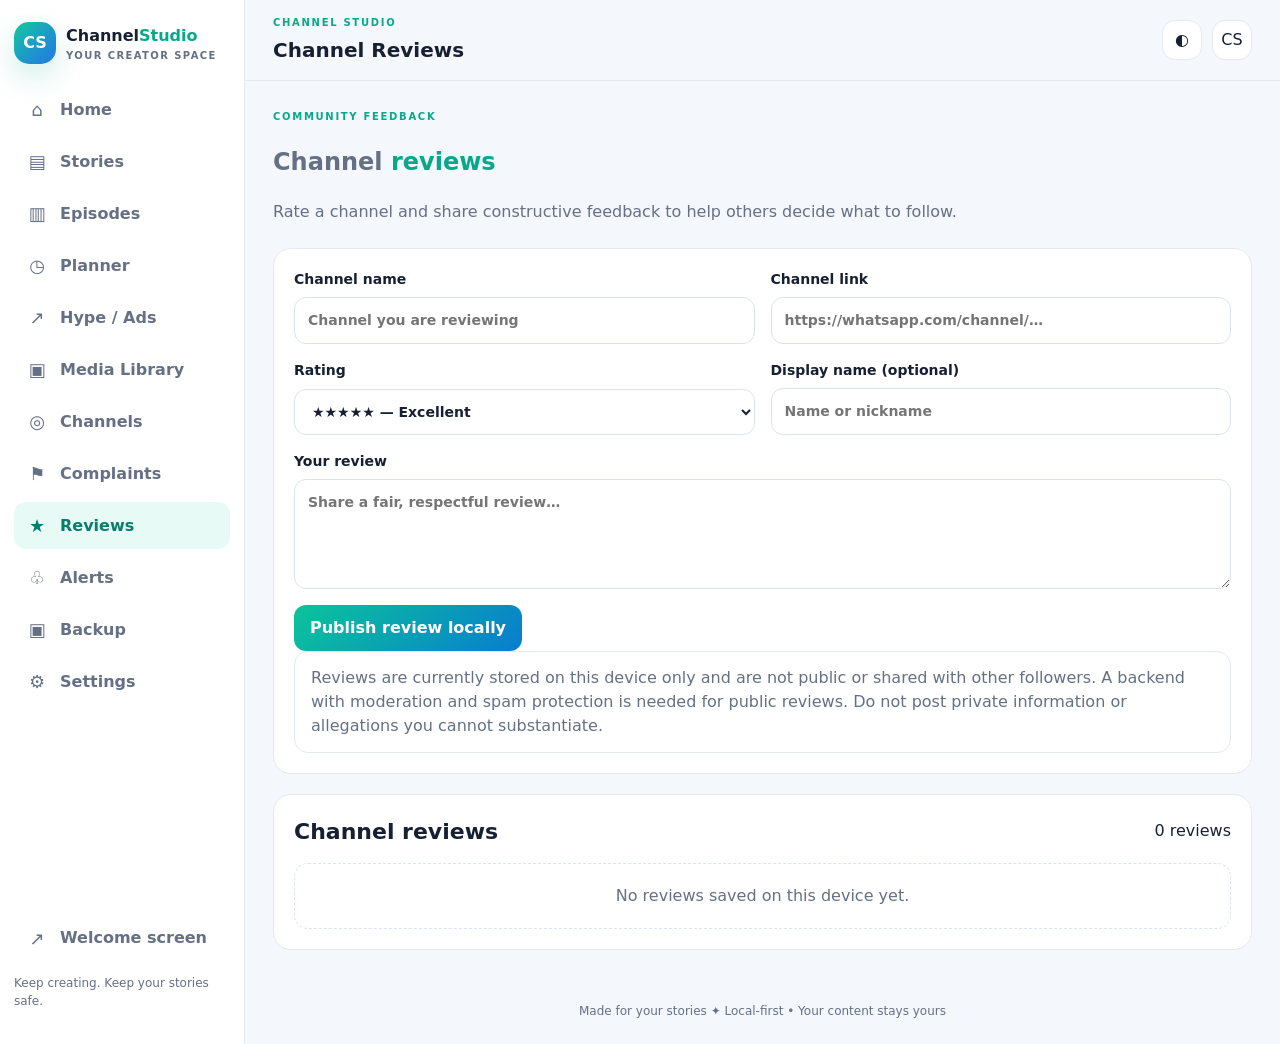
<file: reviews.html>
<!doctype html>
<html lang="en" data-theme="system"><head><meta charset="utf-8"><meta name="viewport" content="width=device-width,initial-scale=1"><meta name="theme-color" content="#101827"><meta name="description" content="Rate a channel and share constructive feedback to help others decide what to follow."><title>Channel Reviews — Channel Studio</title><link rel="manifest" href="manifest.webmanifest"><link rel="stylesheet" href="css/styles.css"><link rel="stylesheet" href="css/animations.css"><link rel="stylesheet" href="css/themes.css"></head>
<body data-page="reviews"><div class="app-layout"><aside class="sidebar"><a class="brand" href="home.html"><span class="brand-mark small-mark">CS</span><span>Channel<span class="brand-accent">Studio</span><small>YOUR CREATOR SPACE</small></span></a><nav class="main-nav" aria-label="Main navigation"><a class="nav-link" href="home.html"><span>⌂</span><b>Home</b></a>
<a class="nav-link" href="stories.html"><span>▤</span><b>Stories</b></a>
<a class="nav-link" href="episodes.html"><span>▥</span><b>Episodes</b></a>
<a class="nav-link" href="planner.html"><span>◷</span><b>Planner</b></a>
<a class="nav-link" href="hype.html"><span>↗</span><b>Hype / Ads</b></a>
<a class="nav-link " href="media.html"><span>▣</span><b>Media Library</b></a>
<a class="nav-link" href="channels.html"><span>◎</span><b>Channels</b></a>
<a class="nav-link" href="complaints.html"><span>⚑</span><b>Complaints</b></a>
<a class="nav-link active" href="reviews.html"><span>★</span><b>Reviews</b></a>
<a class="nav-link" href="notifications.html"><span>♧</span><b>Alerts</b></a>
<a class="nav-link" href="backup.html"><span>▣</span><b>Backup</b></a>
<a class="nav-link" href="settings.html"><span>⚙</span><b>Settings</b></a></nav><div class="sidebar-bottom"><a class="nav-link" href="index.html"><span>↗</span><b>Welcome screen</b></a><p class="small muted">Keep creating. Keep your stories safe.</p></div></aside>
<div class="main-column"><header class="topbar"><button id="menuToggle" class="icon-button mobile-menu" aria-label="Open menu">☰</button><div><p class="eyebrow">CHANNEL STUDIO</p><p class="topbar-title">Channel Reviews</p></div><div class="topbar-actions"><button id="quickTheme" class="icon-button" aria-label="Toggle theme" title="Toggle theme">◐</button><a class="avatar-link" href="settings.html" aria-label="Settings">CS</a></div></header><main class="page-content page-enter"><section class="page-intro"><p class="eyebrow">COMMUNITY FEEDBACK</p><h1>Channel <span>reviews</span></h1><p class="muted">Rate a channel and share constructive feedback to help others decide what to follow.</p></section><section class="panel"><form id="reviewForm" class="form-grid"><label>Channel name<input id="reviewChannel" required maxlength="120" placeholder="Channel you are reviewing"></label><label>Channel link<input id="reviewUrl" type="url" placeholder="https://whatsapp.com/channel/…"></label><label>Rating<select id="reviewRating" required><option value="5">★★★★★ — Excellent</option><option value="4">★★★★☆ — Good</option><option value="3">★★★☆☆ — Okay</option><option value="2">★★☆☆☆ — Poor</option><option value="1">★☆☆☆☆ — Very poor</option></select></label><label>Display name (optional)<input id="reviewAuthor" maxlength="80" placeholder="Name or nickname"></label><label class="full">Your review<textarea id="reviewText" required minlength="5" maxlength="1500" rows="4" placeholder="Share a fair, respectful review…"></textarea></label><div class="full"><button class="button primary" type="submit">Publish review locally</button></div></form><div class="notice info">Reviews are currently stored on this device only and are not public or shared with other followers. A backend with moderation and spam protection is needed for public reviews. Do not post private information or allegations you cannot substantiate.</div></section><section class="section-block"><div class="section-heading"><h2>Channel reviews</h2><span class="pill" id="reviewCount">0 reviews</span></div><div id="reviewList" class="stack-list"></div></section></main><footer class="app-footer">Made for your stories <span>✦</span> <span class="muted">Local-first • Your content stays yours</span></footer></div></div><div id="toastRegion" class="toast-region" aria-live="polite" aria-atomic="true"></div><script src="js/storage.js"></script><script src="js/themes.js"></script><script src="js/transitions.js"></script><script src="js/effects.js"></script><script src="js/notifications.js"></script><script src="js/app.js"></script><script src="js/feedback.js"></script></body></html>
</file>
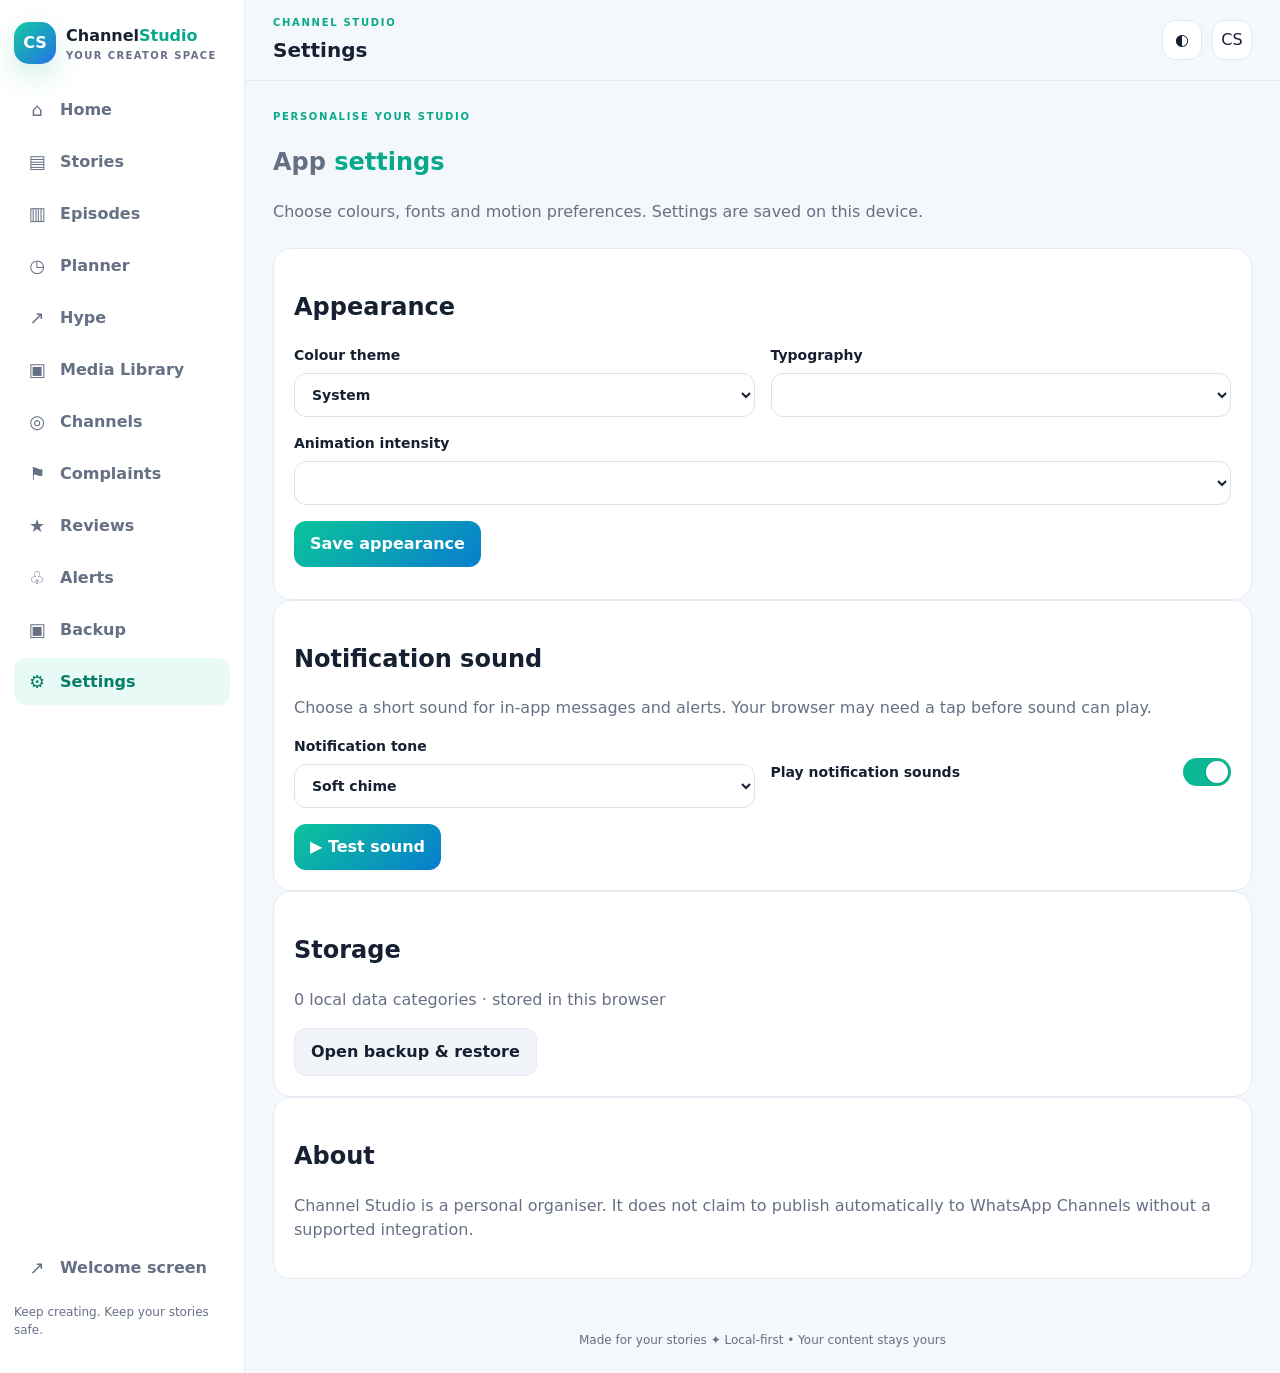
<file: settings.html>
<!doctype html>
<html lang="en" data-theme="system">
<head><meta charset="utf-8"><meta name="viewport" content="width=device-width,initial-scale=1"><meta name="theme-color" content="#101827"><meta name="description" content="Make your studio feel like yours."><title>Settings — Channel Studio</title><link rel="manifest" href="manifest.webmanifest"><link rel="stylesheet" href="css/styles.css"><link rel="stylesheet" href="css/animations.css"><link rel="stylesheet" href="css/themes.css"></head>
<body data-page="settings">
<div class="app-layout">
<aside class="sidebar"><a class="brand" href="home.html"><span class="brand-mark small-mark">CS</span><span>Channel<span class="brand-accent">Studio</span><small>YOUR CREATOR SPACE</small></span></a><nav class="main-nav" aria-label="Main navigation"><a class="nav-link " href="home.html"><span>⌂</span><b>Home</b></a>
<a class="nav-link " href="stories.html"><span>▤</span><b>Stories</b></a>
<a class="nav-link " href="episodes.html"><span>▥</span><b>Episodes</b></a>
<a class="nav-link " href="planner.html"><span>◷</span><b>Planner</b></a>
<a class="nav-link " href="hype.html"><span>↗</span><b>Hype</b></a>
<a class="nav-link " href="media.html"><span>▣</span><b>Media Library</b></a>
<a class="nav-link " href="channels.html"><span>◎</span><b>Channels</b></a>
<a class="nav-link" href="complaints.html"><span>⚑</span><b>Complaints</b></a>
<a class="nav-link" href="reviews.html"><span>★</span><b>Reviews</b></a>
<a class="nav-link " href="notifications.html"><span>♧</span><b>Alerts</b></a>
<a class="nav-link " href="backup.html"><span>▣</span><b>Backup</b></a>
<a class="nav-link active" href="settings.html"><span>⚙</span><b>Settings</b></a></nav><div class="sidebar-bottom"><a class="nav-link" href="index.html"><span>↗</span><b>Welcome screen</b></a><p class="small muted">Keep creating. Keep your stories safe.</p></div></aside>
<div class="main-column"><header class="topbar"><button id="menuToggle" class="icon-button mobile-menu" aria-label="Open menu">☰</button><div><p class="eyebrow">CHANNEL STUDIO</p><p class="topbar-title">Settings</p></div><div class="topbar-actions"><button id="quickTheme" class="icon-button" aria-label="Toggle theme" title="Toggle theme">◐</button><a class="avatar-link" href="settings.html" aria-label="Settings">CS</a></div></header>
<main class="page-content page-enter">
<section class="page-intro"><p class="eyebrow">PERSONALISE YOUR STUDIO</p><h1>App <span>settings</span></h1><p class="muted">Choose colours, fonts and motion preferences. Settings are saved on this device.</p></section>
<section class="panel"><h2>Appearance</h2><div class="form-grid"><label>Colour theme<select id="themeSelect"><option value="system">System</option><option value="light">Light</option><option value="dark">Dark</option><option value="ocean">Ocean</option><option value="sunset">Sunset</option><option value="forest">Forest</option></select></label><label>Typography<select id="fontSelect"><option value="modern">Modern</option><option value="rounded">Rounded</option><option value="handwriting">Handwriting style</option><option value="serif">Serif</option></select></label><label class="full">Animation intensity<select id="motionSelect"><option value="full">Full effects</option><option value="reduced">Reduced motion</option></select></label><div class="full"><button id="saveSettings" class="button primary">Save appearance</button><p id="settingsStatus" class="small muted" role="status"></p></div></div></section>
<section class="panel"><h2>Notification sound</h2><p class="muted">Choose a short sound for in-app messages and alerts. Your browser may need a tap before sound can play.</p><div class="form-grid"><label>Notification tone<select id="toneSelect"><option value="chime">Soft chime</option><option value="ping">Bright ping</option><option value="bell">Double bell</option></select></label><label class="sound-toggle-label"><span>Play notification sounds</span><span class="sound-toggle"><input id="toneEnabled" type="checkbox" checked><span class="sound-toggle-track"></span></span></label><div class="full row-wrap"><button id="testTone" class="button primary" type="button">▶ Test sound</button><span id="toneStatus" class="small muted" role="status" aria-live="polite"></span></div></div></section>
<section class="panel"><h2>Storage</h2><p id="storageInfo" class="muted">Checking local storage…</p><a class="button ghost" href="backup.html">Open backup & restore</a></section>
<section class="panel"><h2>About</h2><p class="muted">Channel Studio is a personal organiser. It does not claim to publish automatically to WhatsApp Channels without a supported integration.</p></section>
</main><footer class="app-footer">Made for your stories <span>✦</span> <span class="muted">Local-first • Your content stays yours</span></footer></div></div>
<div id="toastRegion" class="toast-region" aria-live="polite" aria-atomic="true"></div>
<script src="js/storage.js"></script><script src="js/themes.js"></script><script src="js/transitions.js"></script><script src="js/effects.js"></script><script src="js/notifications.js"></script><script src="js/app.js"></script>
</body></html>
</file>
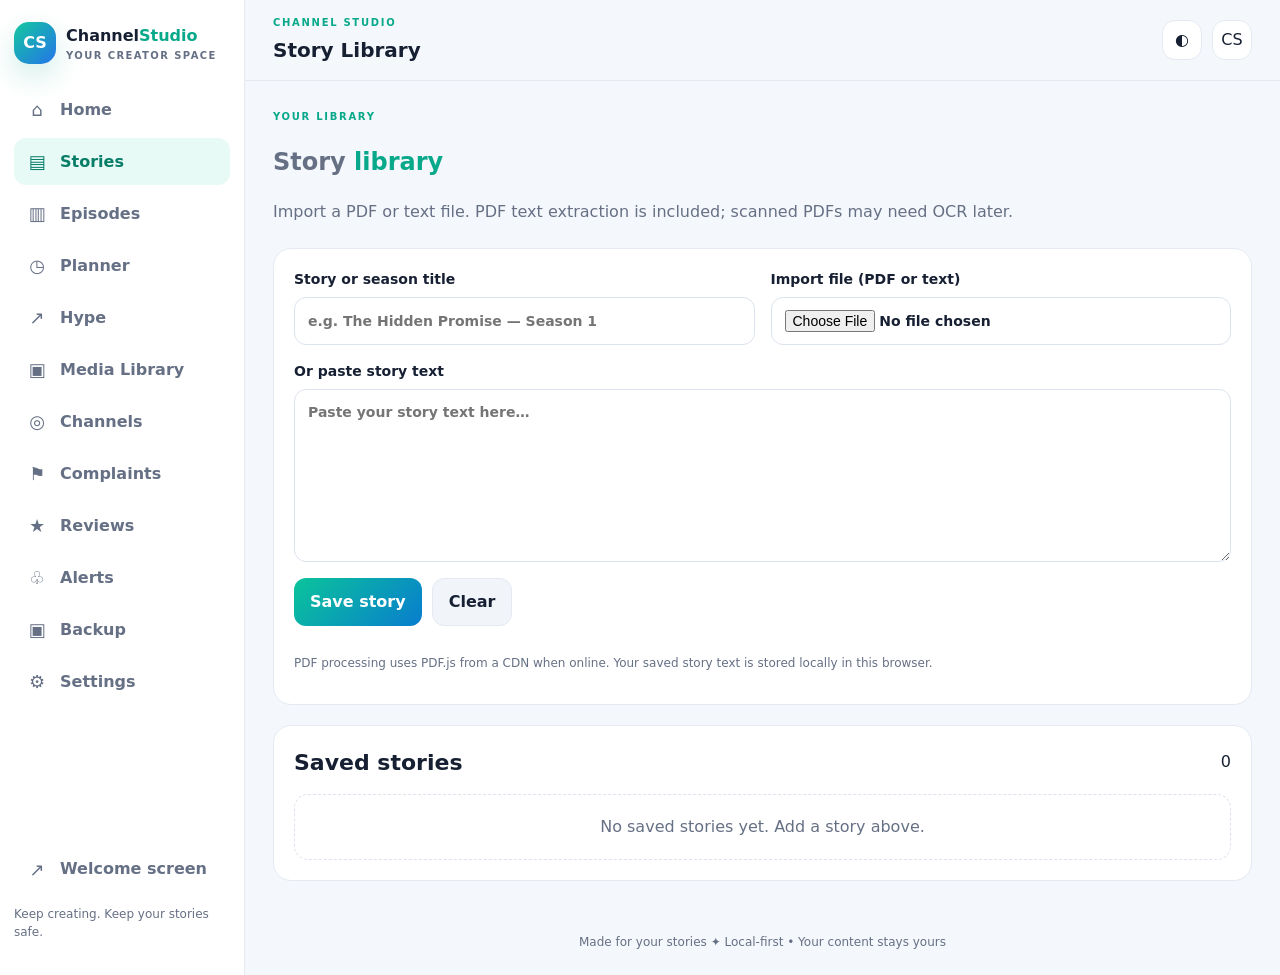
<file: stories.html>
<!doctype html>
<html lang="en" data-theme="system">
<head><meta charset="utf-8"><meta name="viewport" content="width=device-width,initial-scale=1"><meta name="theme-color" content="#101827"><meta name="description" content="Keep every season and story draft together."><title>Story Library — Channel Studio</title><link rel="manifest" href="manifest.webmanifest"><link rel="stylesheet" href="css/styles.css"><link rel="stylesheet" href="css/animations.css"><link rel="stylesheet" href="css/themes.css"></head>
<body data-page="stories">
<div class="app-layout">
<aside class="sidebar"><a class="brand" href="home.html"><span class="brand-mark small-mark">CS</span><span>Channel<span class="brand-accent">Studio</span><small>YOUR CREATOR SPACE</small></span></a><nav class="main-nav" aria-label="Main navigation"><a class="nav-link " href="home.html"><span>⌂</span><b>Home</b></a>
<a class="nav-link active" href="stories.html"><span>▤</span><b>Stories</b></a>
<a class="nav-link " href="episodes.html"><span>▥</span><b>Episodes</b></a>
<a class="nav-link " href="planner.html"><span>◷</span><b>Planner</b></a>
<a class="nav-link " href="hype.html"><span>↗</span><b>Hype</b></a>
<a class="nav-link " href="media.html"><span>▣</span><b>Media Library</b></a>
<a class="nav-link " href="channels.html"><span>◎</span><b>Channels</b></a>
<a class="nav-link" href="complaints.html"><span>⚑</span><b>Complaints</b></a>
<a class="nav-link" href="reviews.html"><span>★</span><b>Reviews</b></a>
<a class="nav-link " href="notifications.html"><span>♧</span><b>Alerts</b></a>
<a class="nav-link " href="backup.html"><span>▣</span><b>Backup</b></a>
<a class="nav-link " href="settings.html"><span>⚙</span><b>Settings</b></a></nav><div class="sidebar-bottom"><a class="nav-link" href="index.html"><span>↗</span><b>Welcome screen</b></a><p class="small muted">Keep creating. Keep your stories safe.</p></div></aside>
<div class="main-column"><header class="topbar"><button id="menuToggle" class="icon-button mobile-menu" aria-label="Open menu">☰</button><div><p class="eyebrow">CHANNEL STUDIO</p><p class="topbar-title">Story Library</p></div><div class="topbar-actions"><button id="quickTheme" class="icon-button" aria-label="Toggle theme" title="Toggle theme">◐</button><a class="avatar-link" href="settings.html" aria-label="Settings">CS</a></div></header>
<main class="page-content page-enter">
<section class="page-intro"><p class="eyebrow">YOUR LIBRARY</p><h1>Story <span>library</span></h1><p class="muted">Import a PDF or text file. PDF text extraction is included; scanned PDFs may need OCR later.</p></section>
<section class="panel"><form id="storyForm" class="form-grid"><label>Story or season title<input id="storyTitle" required maxlength="120" placeholder="e.g. The Hidden Promise — Season 1"></label><label>Import file (PDF or text)<input id="storyFile" type="file" accept=".pdf,.txt,.md,text/plain,application/pdf"></label><label class="full">Or paste story text<textarea id="storyText" rows="7" placeholder="Paste your story text here…"></textarea></label><div class="full row-wrap"><button class="button primary" type="submit">Save story</button><button class="button ghost" type="button" id="clearStoryForm">Clear</button></div><p class="small muted full">PDF processing uses PDF.js from a CDN when online. Your saved story text is stored locally in this browser.</p></form></section>
<section class="section-block"><div class="section-heading"><h2>Saved stories</h2><span class="pill" id="storyLibraryCount">0 stories</span></div><div id="storyList" class="story-list"><div class="empty-state">Your library is empty. Import your first story above.</div></div></section>
</main><footer class="app-footer">Made for your stories <span>✦</span> <span class="muted">Local-first • Your content stays yours</span></footer></div></div>
<div id="toastRegion" class="toast-region" aria-live="polite" aria-atomic="true"></div>
<script src="js/storage.js"></script><script src="js/themes.js"></script><script src="js/transitions.js"></script><script src="js/effects.js"></script><script src="js/notifications.js"></script><script src="js/app.js"></script>
</body></html>
</file>
<file: css/styles.css>
*{box-sizing:border-box} :root{font-family:Inter,system-ui,-apple-system,"Segoe UI",sans-serif;color:#172033;background:#f4f7fb;font-synthesis:none}body{margin:0;min-height:100vh;background:var(--bg,#f4f7fb);color:var(--text,#172033);line-height:1.5}a{color:inherit;text-decoration:none}button,input,select,textarea{font:inherit}button,a,input,select,textarea{-webkit-tap-highlight-color:transparent}button{cursor:pointer}.app-layout{display:flex;min-height:100vh}.sidebar{width:245px;flex:0 0 245px;padding:22px 14px;background:var(--panel,#fff);border-right:1px solid var(--line,#e4e9f2);display:flex;flex-direction:column;gap:22px}.brand{display:flex;align-items:center;gap:10px;font-weight:800}.brand small{display:block;font-size:10px;letter-spacing:1.4px;color:var(--muted,#667085)}.brand-accent,h1 span{color:#08a88a}.brand-mark{display:grid;place-items:center;width:62px;height:62px;border-radius:22px;background:linear-gradient(135deg,#14c8a0,#2474e8);color:white;font-weight:900;font-size:24px;box-shadow:0 12px 30px #14a98a33}.small-mark{width:42px;height:42px;border-radius:15px;font-size:16px}.main-nav{display:grid;gap:5px}.nav-link{display:flex;align-items:center;gap:12px;padding:10px 12px;border-radius:12px;color:var(--muted,#667085)}.nav-link span{width:22px;text-align:center;font-size:18px}.nav-link:hover,.nav-link.active{background:#e7faf5;color:#087d68}.sidebar-bottom{margin-top:auto}.main-column{flex:1;min-width:0}.topbar{position:sticky;top:0;z-index:3;display:flex;align-items:center;gap:14px;padding:15px 28px;background:color-mix(in srgb,var(--bg,#f4f7fb) 88%,transparent);backdrop-filter:blur(14px);border-bottom:1px solid var(--line,#e4e9f2)}.topbar-title{font-size:20px;font-weight:800;margin:0}.eyebrow{font-size:10px;letter-spacing:1.7px;font-weight:800;color:#08a88a;margin:0 0 5px}.topbar-actions{margin-left:auto;display:flex;align-items:center;gap:10px}.icon-button,.avatar-link{display:grid;place-items:center;border:1px solid var(--line,#e4e9f2);background:var(--panel,#fff);color:var(--text,#172033);width:40px;height:40px;border-radius:13px}.mobile-menu{display:none}.page-content{max-width:1100px;margin:auto;padding:28px}.hero-card{display:flex;align-items:center;justify-content:space-between;gap:25px;padding:30px;border-radius:24px;background:linear-gradient(125deg,#e3fff5,#eaf2ff);color:#172033}.hero-card h1{font-size:clamp(27px,4vw,42px);line-height:1.1;margin:8px 0 12px}.hero-orb{width:130px;height:130px;flex:0 0 130px;border-radius:42% 58% 57% 43%;display:grid;place-items:center;font-size:56px;color:#fff;background:linear-gradient(135deg,#0cc99a,#2879f0);box-shadow:0 20px 40px #267ee833;animation:float 5s ease-in-out infinite}.stats-grid,.quick-grid{display:grid;grid-template-columns:repeat(3,minmax(0,1fr));gap:14px;margin:20px 0}.stat-card,.quick-card,.panel,.content-card,.section-block{background:var(--panel,#fff);border:1px solid var(--line,#e4e9f2);border-radius:18px;padding:20px}.stat-card strong{display:block;font-size:28px}.stat-icon{font-size:22px;color:#08a88a}.section-block{margin-top:20px}.section-heading{display:flex;justify-content:space-between;align-items:center;gap:15px;margin-bottom:15px}.section-heading h2{margin:0;font-size:22px}.quick-grid{grid-template-columns:repeat(4,minmax(0,1fr));margin:0}.quick-card{display:grid;gap:7px;transition:transform .2s}.quick-card:hover{transform:translateY(-3px)}.quick-card span{font-size:27px}.quick-card small,.muted{color:var(--muted,#667085)}.page-title{font-size:30px;margin:0 0 8px}.page-intro{margin:0 0 24px;color:var(--muted,#667085)}.form-grid{display:grid;grid-template-columns:repeat(2,minmax(0,1fr));gap:16px}.form-grid label{display:grid;gap:7px;font-weight:650;font-size:14px}.form-grid .full{grid-column:1/-1}.form-grid input,.form-grid textarea,.form-grid select{width:100%;min-width:0;padding:12px 13px;border:1px solid var(--line,#dce3ee);border-radius:12px;background:var(--bg,#fff);color:var(--text,#172033);outline:none}.form-grid input:focus,.form-grid textarea:focus,.form-grid select:focus{border-color:#0db995;box-shadow:0 0 0 3px #0db99520}.button{display:inline-flex;align-items:center;justify-content:center;gap:8px;border:0;border-radius:12px;padding:11px 16px;font-weight:750}.button.primary{background:linear-gradient(135deg,#0bc49a,#087dce);color:white}.button.ghost{background:var(--bg,#f1f5f9);border:1px solid var(--line,#e4e9f2);color:var(--text,#172033)}.row-wrap{display:flex;gap:10px;flex-wrap:wrap}.stack-list{display:grid;gap:10px}.list-item{padding:15px;border:1px solid var(--line,#e4e9f2);border-radius:14px;background:var(--panel,#fff);overflow-wrap:anywhere}.list-item h3{margin:0 0 5px}.list-item p{margin:5px 0}.item-actions{display:flex;gap:8px;margin-top:10px;flex-wrap:wrap}.small{font-size:12px}.empty-state{padding:20px;text-align:center;color:var(--muted,#667085);border:1px dashed var(--line,#dce3ee);border-radius:14px}.app-footer{text-align:center;padding:24px;color:var(--muted,#667085);font-size:12px}.text-link{color:#078c76;font-weight:750}.toast-region{position:fixed;right:18px;bottom:18px;z-index:10;display:grid;gap:8px}.toast{padding:12px 16px;background:#172033;color:#fff;border-radius:12px;box-shadow:0 8px 30px #0002;max-width:min(360px,90vw)}.welcome-page{display:grid;place-items:center;padding:20px;background:radial-gradient(circle at 20% 20%,#d9fff2,transparent 35%),radial-gradient(circle at 85% 80%,#dce8ff,transparent 35%),#f4f7fb}.welcome-shell{max-width:600px;text-align:center;background:#ffffffd9;backdrop-filter:blur(20px);padding:clamp(25px,6vw,55px);border:1px solid #ffffff;border-radius:30px;box-shadow:0 25px 80px #17203312}.welcome-shell .brand-mark{margin:0 auto 22px}.welcome-shell h1{font-size:clamp(36px,8vw,58px);margin:10px 0}.welcome-actions{display:flex;justify-content:center;gap:10px;flex-wrap:wrap;margin:25px 0 12px}.content-card{margin-bottom:20px}.rating{color:#e49a0b}.danger{color:#b42318}.hidden,[hidden]{display:none!important}body[data-theme="dark"]{--bg:#101827;--panel:#182235;--text:#f1f5fb;--muted:#a8b4c8;--line:#2c3a50}body[data-theme="dark"] .hero-card{background:linear-gradient(125deg,#163e3a,#1c3152);color:#f1f5fb}body[data-theme="dark"] .welcome-shell{background:#182235e8;border-color:#2c3a50}body[data-theme="dark"] .welcome-page{background:radial-gradient(circle at 20% 20%,#124a42,transparent 35%),#101827}body[data-theme="dark"] .nav-link.active{background:#173d3a;color:#61e6c8}@keyframes float{50%{transform:translateY(-8px) rotate(3deg)}}@media(max-width:850px){.sidebar{width:220px;flex-basis:220px}.page-content{padding:20px}.quick-grid{grid-template-columns:repeat(2,minmax(0,1fr))}}@media(max-width:650px){.app-layout{display:block}.sidebar{position:fixed;z-index:8;inset:0 auto 0 0;width:260px;transform:translateX(-105%);transition:transform .25s;box-shadow:15px 0 50px #0002}.sidebar.open{transform:translateX(0)}.mobile-menu{display:grid}.topbar{padding:12px 15px}.page-content{padding:16px}.stats-grid{grid-template-columns:repeat(3,minmax(0,1fr));gap:8px}.stat-card{padding:13px}.stat-card strong{font-size:22px}.hero-card{padding:22px}.hero-orb{width:72px;height:72px;flex-basis:72px;font-size:32px}.form-grid{grid-template-columns:1fr}.form-grid .full{grid-column:auto}.quick-grid{gap:10px}.quick-card{padding:14px}.page-title{font-size:26px}}
.media-grid video{max-width:100%}.notice.info{padding:14px 16px;border:1px solid var(--line,#e4e9f2);border-radius:14px;background:var(--panel,#fff);color:var(--muted,#667085)}.notice.info p{margin:0}

/* Welcome screen refresh */
.welcome-page{position:relative;overflow-x:hidden;min-height:100svh;padding:26px 16px;background:radial-gradient(ellipse at 12% 12%,#bff8e7 0,transparent 32%),radial-gradient(ellipse at 92% 16%,#c9dcff 0,transparent 31%),radial-gradient(ellipse at 78% 92%,#ffe2c7 0,transparent 30%),#f5f8ff}.welcome-shell{position:relative;width:min(100%,700px);padding:clamp(24px,5vw,48px);overflow:hidden;border:1px solid #ffffffd9;border-radius:34px;background:linear-gradient(145deg,#ffffffed,#f8fbffdf);box-shadow:0 28px 90px #24395a1c;text-align:center}.welcome-topline{display:inline-flex;align-items:center;gap:9px;padding:8px 13px;border:1px solid #dce9f3;border-radius:99px;background:#ffffffa8;color:#52647b;font-size:10px;font-weight:850;letter-spacing:1.5px}.live-dot{width:7px;height:7px;border-radius:50%;background:#10b981;box-shadow:0 0 0 4px #10b98120}.welcome-sparkle,.welcome-bottom b{color:#f59e0b}.welcome-art{height:210px;max-width:390px;position:relative;margin:8px auto 0;display:grid;place-items:center}.welcome-logo{position:relative;z-index:2;width:104px;height:104px;border-radius:34px;font-size:34px;box-shadow:0 20px 45px #2474e844,0 0 0 12px #ffffffa8}.welcome-orbit{position:absolute;border:1px solid #8ba8d844;border-radius:50%;transform:rotate(-18deg)}.orbit-one{width:245px;height:145px}.orbit-two{width:300px;height:175px;transform:rotate(29deg);border-color:#13b89b45}.art-chip{position:absolute;z-index:3;padding:9px 12px;border:1px solid #ffffff;border-radius:14px;background:#ffffffed;box-shadow:0 8px 22px #253b5b12;font-size:12px;font-weight:750;color:#34445b}.chip-one{left:0;top:43px;transform:rotate(-5deg)}.chip-two{right:0;top:38px;transform:rotate(5deg)}.chip-three{right:18px;bottom:20px;transform:rotate(-4deg)}.welcome-eyebrow{margin-top:2px}.welcome-shell h1{font-size:clamp(35px,7vw,56px);line-height:1.06;letter-spacing:-1.8px;margin:13px 0}.welcome-copy{max-width:490px;margin:0 auto;color:#637188;font-size:16px}.welcome-benefits{display:flex;justify-content:center;gap:8px;flex-wrap:wrap;margin:20px 0 4px}.welcome-benefits span{padding:7px 10px;border:1px solid #dcefe9;border-radius:99px;background:#f2fffa;color:#187b68;font-size:11px;font-weight:700}.welcome-cta{min-height:50px;padding:13px 22px;border-radius:15px;box-shadow:0 10px 25px #087dce26}.welcome-cta span{font-size:19px}.welcome-bottom{display:flex;justify-content:space-between;gap:10px;margin-top:26px;padding-top:15px;border-top:1px solid #e7edf5;color:#8793a5;font-size:11px}.sound-toggle-label{display:flex!important;align-items:center;justify-content:space-between;gap:14px;padding:10px 0}.sound-toggle input{position:absolute;opacity:0;width:1px;height:1px}.sound-toggle-track{display:block;width:48px;height:28px;padding:3px;border-radius:99px;background:#cbd5e1;transition:background .2s}.sound-toggle-track:after{content:"";display:block;width:22px;height:22px;border-radius:50%;background:white;box-shadow:0 1px 4px #0002;transition:transform .2s}.sound-toggle input:checked+.sound-toggle-track{background:#0db995}.sound-toggle input:checked+.sound-toggle-track:after{transform:translateX(20px)}.sound-toggle input:focus-visible+.sound-toggle-track{outline:3px solid #0db99555;outline-offset:3px}body[data-theme="dark"] .welcome-page{background:radial-gradient(ellipse at 12% 12%,#16483e 0,transparent 35%),radial-gradient(ellipse at 92% 16%,#1b3157 0,transparent 35%),#101827}body[data-theme="dark"] .welcome-shell{background:linear-gradient(145deg,#182235f2,#142033ee);border-color:#2c3a50}body[data-theme="dark"] .welcome-topline,body[data-theme="dark"] .art-chip{background:#202d41;border-color:#35465d;color:#e7eef8}body[data-theme="dark"] .welcome-copy{color:#a8b4c8}body[data-theme="dark"] .welcome-benefits span{background:#173d3a;border-color:#285b51;color:#8cf0d8}body[data-theme="dark"] .welcome-bottom{border-color:#2c3a50;color:#a8b4c8}@media(max-width:480px){.welcome-art{height:185px}.welcome-logo{width:88px;height:88px;border-radius:29px;font-size:29px}.orbit-one{width:205px;height:125px}.orbit-two{width:250px;height:150px}.art-chip{font-size:10px;padding:7px 9px}.chip-one{left:-2px;top:34px}.chip-two{right:-2px;top:29px}.chip-three{right:0;bottom:15px}.welcome-shell{border-radius:27px}.welcome-bottom{font-size:10px}}
</file>
<file: css/animations.css>
.morph-in{animation:appear .55s cubic-bezier(.2,.8,.2,1) both}.page-enter{animation:appear .35s ease-out both}.tilt-card{transition:transform .2s,box-shadow .2s}.tilt-card:hover{box-shadow:0 12px 32px #1720330d}@keyframes appear{from{opacity:0;transform:translateY(10px) scale(.99)}to{opacity:1;transform:translateY(0) scale(1)}}@media(prefers-reduced-motion:reduce){*,*::before,*::after{animation-duration:.01ms!important;transition-duration:.01ms!important;scroll-behavior:auto!important}}
</file>
<file: css/themes.css>
:root{color-scheme:light}body[data-theme="dark"]{color-scheme:dark}body[data-font="serif"]{font-family:Georgia,serif}body[data-font="rounded"]{font-family:ui-rounded,"Trebuchet MS",sans-serif}body[data-motion="off"] *,body[data-motion="off"] *::before,body[data-motion="off"] *::after{animation:none!important;transition:none!important}
</file>
